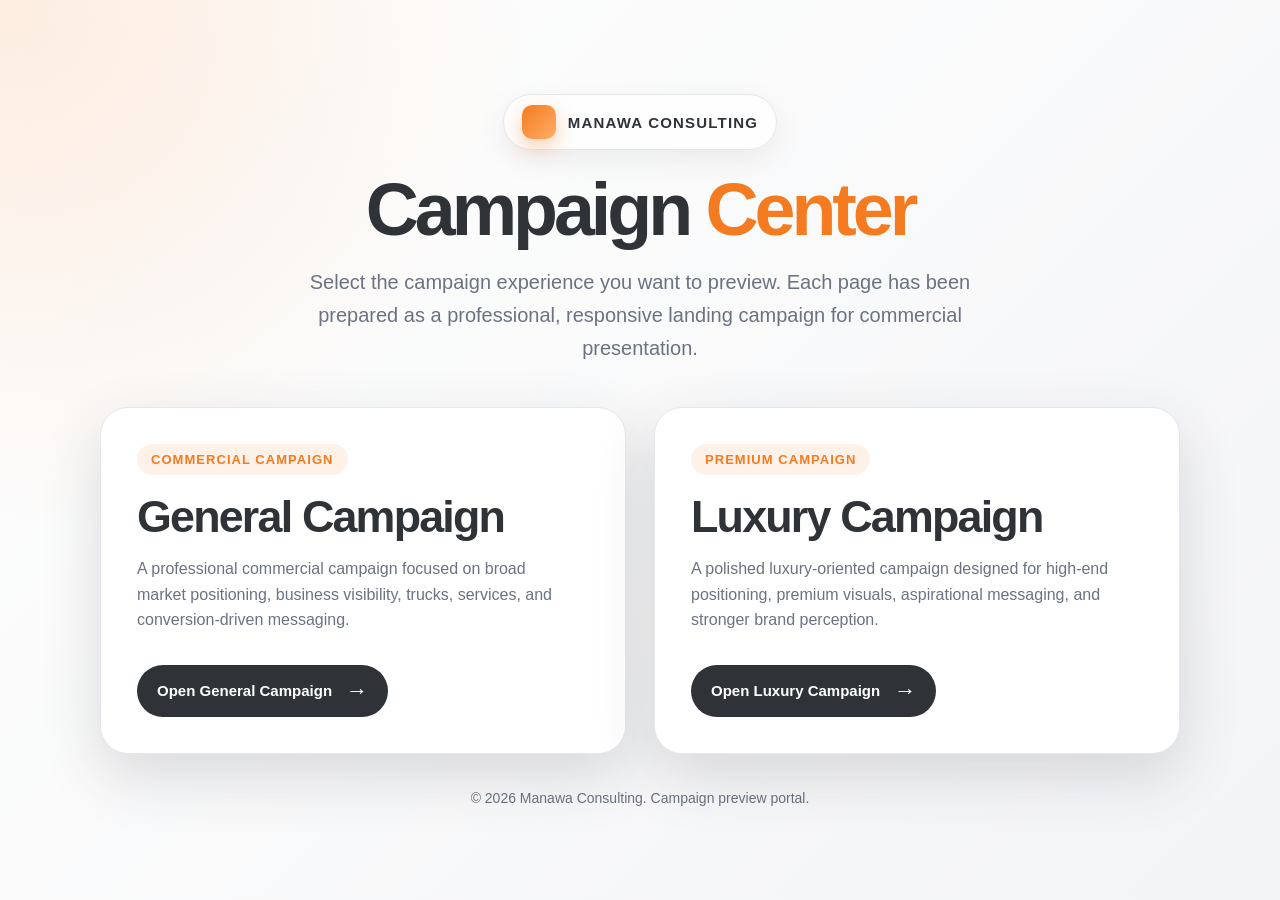
<file: index.html>
<!DOCTYPE html>
<html lang="en-US">
<head>
  <meta charset="UTF-8" />
  <meta name="viewport" content="width=device-width, initial-scale=1.0" />
  <title>Manawa Campaigns</title>

  <style>
    :root {
      --manawa-orange: #f47b20;
      --manawa-dark: #2f3337;
      --manawa-gray: #6b7280;
      --manawa-light: #f7f7f8;
      --white: #ffffff;
      --border: #e5e7eb;
      --shadow: 0 22px 60px rgba(47, 51, 55, 0.16);
    }

    * {
      box-sizing: border-box;
      margin: 0;
      padding: 0;
    }

    body {
      min-height: 100vh;
      font-family: Arial, Helvetica, sans-serif;
      background:
        radial-gradient(circle at top left, rgba(244, 123, 32, 0.14), transparent 34%),
        linear-gradient(135deg, #ffffff 0%, #f3f4f6 100%);
      color: var(--manawa-dark);
      display: flex;
      align-items: center;
      justify-content: center;
      padding: 32px 18px;
    }

    .page {
      width: 100%;
      max-width: 1080px;
    }

    .hero {
      text-align: center;
      margin-bottom: 42px;
    }

    .brand-mark {
      display: inline-flex;
      align-items: center;
      gap: 12px;
      margin-bottom: 22px;
      padding: 10px 18px;
      border: 1px solid var(--border);
      border-radius: 999px;
      background: rgba(255, 255, 255, 0.75);
      box-shadow: 0 10px 30px rgba(47, 51, 55, 0.08);
    }

    .brand-icon {
      width: 34px;
      height: 34px;
      border-radius: 10px;
      background: linear-gradient(135deg, var(--manawa-orange), #ffad66);
      box-shadow: 0 8px 20px rgba(244, 123, 32, 0.35);
    }

    .brand-name {
      font-size: 15px;
      font-weight: 700;
      letter-spacing: 0.08em;
      text-transform: uppercase;
      color: var(--manawa-dark);
    }

    h1 {
      font-size: clamp(2.2rem, 6vw, 4.6rem);
      line-height: 1.03;
      margin-bottom: 18px;
      letter-spacing: -0.055em;
    }

    h1 span {
      color: var(--manawa-orange);
    }

    .subtitle {
      max-width: 720px;
      margin: 0 auto;
      font-size: clamp(1rem, 2vw, 1.25rem);
      line-height: 1.65;
      color: var(--manawa-gray);
    }

    .campaign-grid {
      display: grid;
      grid-template-columns: repeat(2, minmax(0, 1fr));
      gap: 28px;
    }

    .campaign-card {
      position: relative;
      overflow: hidden;
      min-height: 280px;
      padding: 36px;
      border-radius: 28px;
      background: var(--white);
      border: 1px solid var(--border);
      box-shadow: var(--shadow);
      text-decoration: none;
      color: var(--manawa-dark);
      display: flex;
      flex-direction: column;
      justify-content: space-between;
      transition: transform 0.25s ease, box-shadow 0.25s ease, border-color 0.25s ease;
    }

    .campaign-card::before {
      content: "";
      position: absolute;
      inset: 0;
      background:
        radial-gradient(circle at top right, rgba(244, 123, 32, 0.22), transparent 36%),
        linear-gradient(145deg, rgba(244, 123, 32, 0.08), transparent 48%);
      opacity: 0;
      transition: opacity 0.25s ease;
    }

    .campaign-card:hover {
      transform: translateY(-8px);
      border-color: rgba(244, 123, 32, 0.45);
      box-shadow: 0 28px 70px rgba(47, 51, 55, 0.22);
    }

    .campaign-card:hover::before {
      opacity: 1;
    }

    .card-content {
      position: relative;
      z-index: 1;
    }

    .label {
      display: inline-block;
      margin-bottom: 18px;
      padding: 8px 14px;
      border-radius: 999px;
      background: rgba(244, 123, 32, 0.1);
      color: var(--manawa-orange);
      font-size: 13px;
      font-weight: 700;
      text-transform: uppercase;
      letter-spacing: 0.08em;
    }

    .campaign-title {
      font-size: clamp(1.8rem, 4vw, 2.8rem);
      line-height: 1.05;
      margin-bottom: 16px;
      letter-spacing: -0.04em;
    }

    .campaign-text {
      font-size: 1rem;
      line-height: 1.6;
      color: var(--manawa-gray);
      max-width: 430px;
    }

    .cta {
      position: relative;
      z-index: 1;
      margin-top: 32px;
      display: inline-flex;
      align-items: center;
      justify-content: space-between;
      gap: 14px;
      width: fit-content;
      padding: 15px 20px;
      border-radius: 999px;
      background: var(--manawa-dark);
      color: var(--white);
      font-size: 15px;
      font-weight: 700;
      transition: background 0.25s ease, transform 0.25s ease;
    }

    .campaign-card:hover .cta {
      background: var(--manawa-orange);
      transform: translateX(4px);
    }

    .arrow {
      font-size: 22px;
      line-height: 1;
    }

    .footer {
      margin-top: 36px;
      text-align: center;
      color: var(--manawa-gray);
      font-size: 14px;
    }

    @media (max-width: 820px) {
      .campaign-grid {
        grid-template-columns: 1fr;
      }

      .campaign-card {
        min-height: 240px;
        padding: 30px;
      }
    }

    @media (max-width: 480px) {
      body {
        padding: 24px 14px;
      }

      .hero {
        margin-bottom: 30px;
      }

      .brand-mark {
        gap: 10px;
        padding: 8px 14px;
      }

      .brand-icon {
        width: 28px;
        height: 28px;
      }

      .brand-name {
        font-size: 12px;
      }

      .campaign-card {
        border-radius: 22px;
        padding: 26px 22px;
      }

      .cta {
        width: 100%;
        justify-content: center;
      }
    }
  </style>
</head>

<body>
  <main class="page">
    <section class="hero">
      <div class="brand-mark">
        <div class="brand-icon"></div>
        <div class="brand-name">Manawa Consulting</div>
      </div>

      <h1>Campaign <span>Center</span></h1>

      <p class="subtitle">
        Select the campaign experience you want to preview. Each page has been prepared as a professional,
        responsive landing campaign for commercial presentation.
      </p>
    </section>

    <section class="campaign-grid" aria-label="Campaign navigation">
      <a class="campaign-card" href="GeneralCampaign.html">
        <div class="card-content">
          <span class="label">Commercial Campaign</span>
          <h2 class="campaign-title">General Campaign</h2>
          <p class="campaign-text">
            A professional commercial campaign focused on broad market positioning, business visibility,
            trucks, services, and conversion-driven messaging.
          </p>
        </div>

        <div class="cta">
          Open General Campaign
          <span class="arrow">→</span>
        </div>
      </a>

      <a class="campaign-card" href="LuxuryCampaign.html">
        <div class="card-content">
          <span class="label">Premium Campaign</span>
          <h2 class="campaign-title">Luxury Campaign</h2>
          <p class="campaign-text">
            A polished luxury-oriented campaign designed for high-end positioning, premium visuals,
            aspirational messaging, and stronger brand perception.
          </p>
        </div>

        <div class="cta">
          Open Luxury Campaign
          <span class="arrow">→</span>
        </div>
      </a>
    </section>

    <footer class="footer">
      © 2026 Manawa Consulting. Campaign preview portal.
    </footer>
  </main>
</body>
</html>
</file>
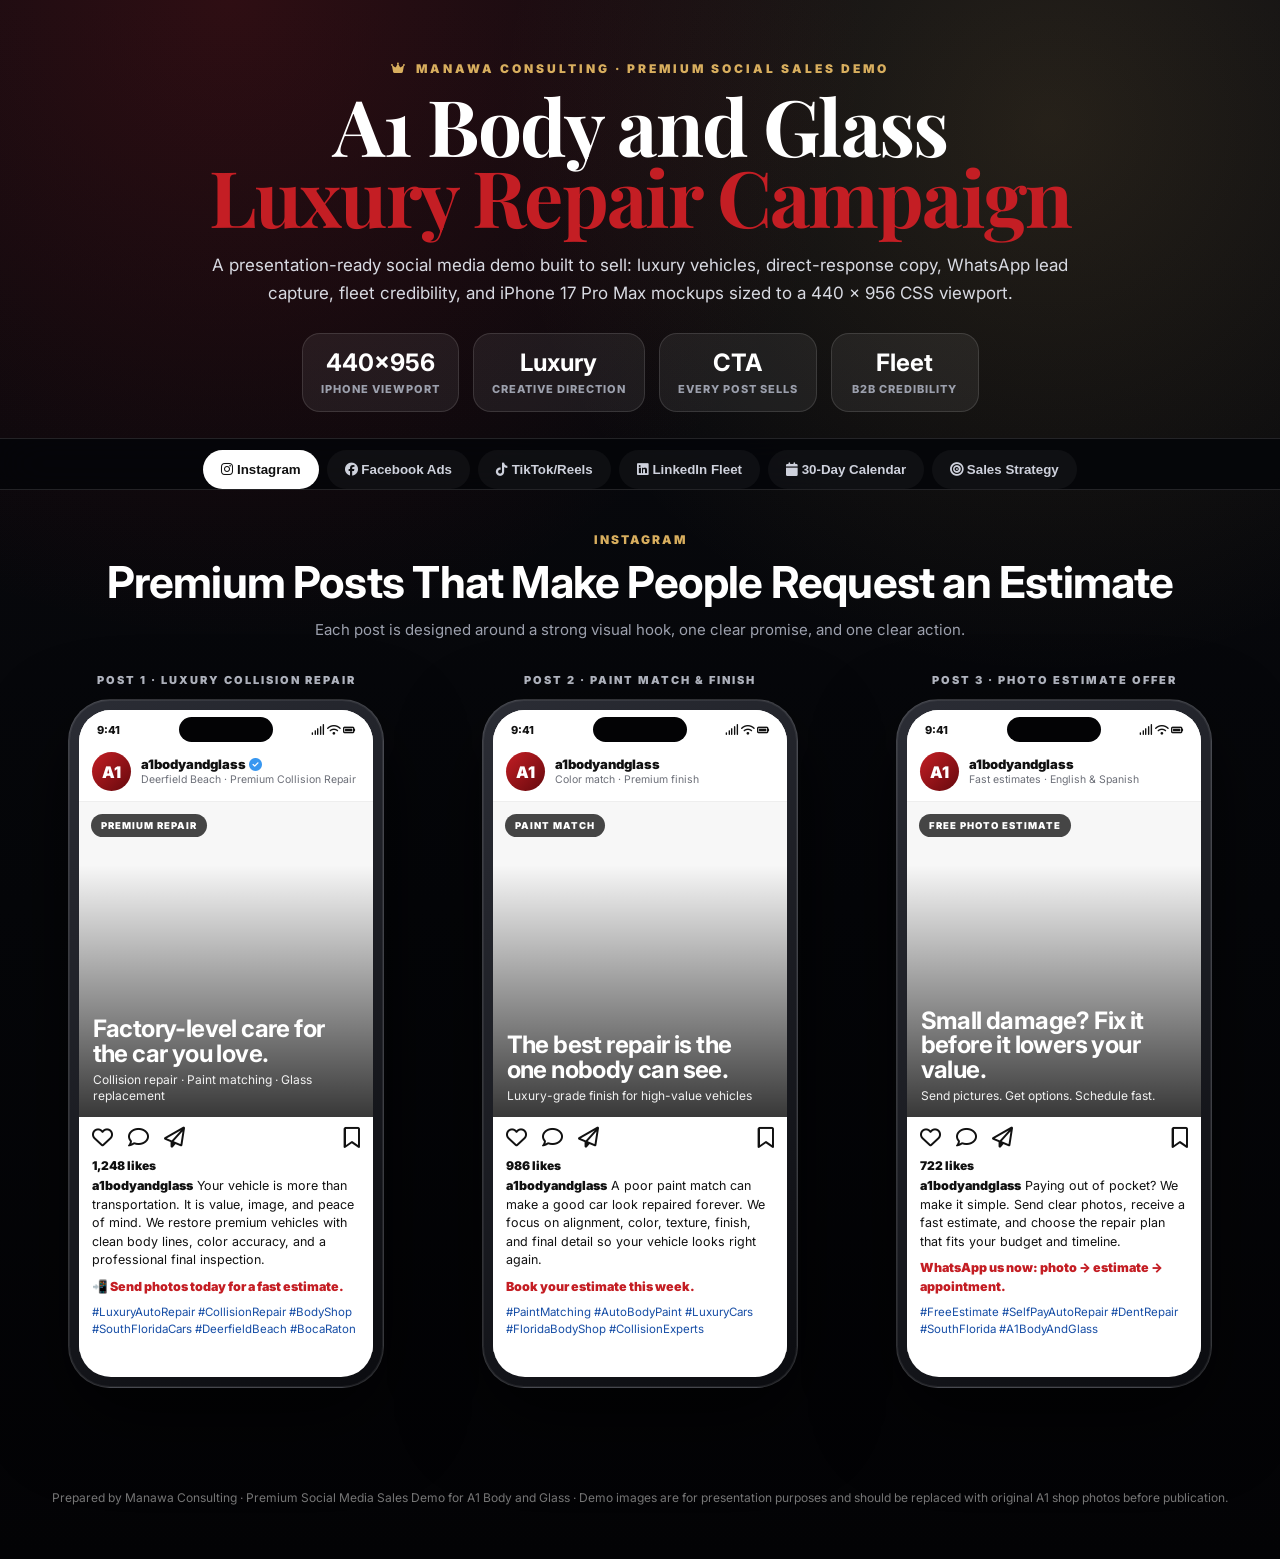
<file: LuxuryCampaign.html>
<!DOCTYPE html>
<html lang="en-US">
<head>
<meta charset="UTF-8" />
<meta name="viewport" content="width=device-width, initial-scale=1.0, viewport-fit=cover" />
<title>A1 Body and Glass — Premium Social Media Sales Presentation</title>
<link href="https://cdnjs.cloudflare.com/ajax/libs/font-awesome/6.5.1/css/all.min.css" rel="stylesheet">
<style>
@import url('https://fonts.googleapis.com/css2?family=Inter:wght@400;500;600;700;800;900&family=Playfair+Display:wght@700;800&display=swap');
:root{--red:#C41E24;--black:#050609;--ink:#101116;--card:#14161d;--muted:#9ca0ad;--line:rgba(255,255,255,.12);--gold:#d8ae5e;--blue:#1877F2;--green:#25D366;--li:#0A66C2;--tt:#FE2C55;--ig:#E1306C;--viewport-w:440px;--viewport-h:956px;--scale:.72;}
*{box-sizing:border-box;margin:0;padding:0}html{scroll-behavior:smooth}body{font-family:Inter,system-ui,-apple-system,BlinkMacSystemFont,"Segoe UI",sans-serif;background:radial-gradient(circle at 18% 0%,rgba(196,30,36,.20),transparent 34%),radial-gradient(circle at 82% 8%,rgba(216,174,94,.14),transparent 31%),linear-gradient(180deg,#090a0f,#050609 58%,#030305);color:white;min-height:100vh}.wrap{max-width:1260px;margin:auto;padding-inline:24px}.hero{padding:56px 0 26px;text-align:center}.eyebrow{display:inline-flex;gap:8px;align-items:center;color:var(--gold);font-size:12px;font-weight:900;letter-spacing:3px;text-transform:uppercase;margin-bottom:14px}.hero h1{font-family:'Playfair Display',serif;font-size:clamp(38px,6.5vw,78px);line-height:.92;letter-spacing:-1.8px;margin-bottom:18px}.hero h1 span{color:var(--red)}.hero p{max-width:890px;margin:auto;color:#d8dae2;line-height:1.65;font-size:17px}.proof{display:flex;justify-content:center;gap:14px;flex-wrap:wrap;margin-top:26px}.proof div{background:rgba(255,255,255,.065);border:1px solid var(--line);border-radius:18px;padding:14px 18px;min-width:148px}.proof strong{display:block;font-size:24px}.proof small{color:var(--muted);text-transform:uppercase;letter-spacing:1px;font-size:11px;font-weight:800}.tabs{position:sticky;top:0;z-index:99;background:rgba(5,6,9,.92);backdrop-filter:blur(20px);border-block:1px solid var(--line);padding:11px 16px;display:flex;justify-content:center;gap:8px;overflow:auto}.tab{border:1px solid transparent;background:rgba(255,255,255,.04);color:#ced1dc;border-radius:999px;padding:11px 17px;font-weight:900;cursor:pointer;white-space:nowrap;transition:.2s}.tab.active,.tab:hover{background:white;color:#111}.section{display:none;padding:42px 0 72px}.section.active{display:block;animation:fade .25s ease}@keyframes fade{from{opacity:.3;transform:translateY(8px)}to{opacity:1;transform:translateY(0)}}.section-head{text-align:center;margin-bottom:32px}.section-head .kicker{color:var(--gold);font-weight:900;text-transform:uppercase;letter-spacing:2px;font-size:12px;margin-bottom:8px}.section-head h2{font-size:clamp(28px,4vw,44px);letter-spacing:-.8px;margin-bottom:9px}.section-head p{color:var(--muted);font-size:15px;max-width:760px;margin:auto;line-height:1.55}.grid{display:grid;grid-template-columns:repeat(auto-fit,minmax(340px,1fr));gap:30px;align-items:start}.mock-label{text-align:center;color:#b9bdc8;font-size:11px;font-weight:900;letter-spacing:2px;text-transform:uppercase;margin-bottom:12px}.iphone{width:calc(var(--viewport-w) * var(--scale));height:calc(var(--viewport-h) * var(--scale));margin:auto;background:linear-gradient(145deg,#2b2d35,#0b0c10);border:1px solid rgba(255,255,255,.14);border-radius:42px;padding:10px;box-shadow:0 30px 80px rgba(0,0,0,.62),inset 0 0 0 1px rgba(255,255,255,.07);position:relative}.island{position:absolute;top:17px;left:50%;transform:translateX(-50%);width:94px;height:25px;background:#030305;border-radius:999px;z-index:5;box-shadow:0 0 0 1px rgba(255,255,255,.08)}.screen{width:100%;height:100%;overflow:hidden;border-radius:32px;background:#fff;color:#111;position:relative}.status{height:32px;background:#fff;color:#111;font-size:11px;font-weight:800;display:flex;align-items:center;justify-content:space-between;padding:8px 18px 0}.post-header{display:flex;gap:10px;align-items:center;padding:10px 13px;border-bottom:1px solid #eee;background:white}.avatar{width:39px;height:39px;border-radius:50%;background:linear-gradient(135deg,var(--red),#65090d);color:#fff;display:grid;place-items:center;font-weight:1000}.name{font-size:13px;font-weight:900;line-height:1.1}.meta{font-size:10.5px;color:#6c6f78;margin-top:2px}.img{background-size:cover;background-position:center;position:relative}.ig-img{height:315px}.fb-img{height:235px}.li-img{height:205px}.img:after,.video:after{content:"";position:absolute;inset:0;background:linear-gradient(180deg,rgba(0,0,0,.03) 20%,rgba(0,0,0,.78) 100%)}.badge{position:absolute;top:12px;left:12px;z-index:2;background:rgba(0,0,0,.72);color:#fff;border-radius:999px;padding:6px 10px;font-size:9.5px;font-weight:1000;letter-spacing:1px;text-transform:uppercase}.headline{position:absolute;left:14px;right:14px;bottom:13px;z-index:2;color:#fff}.headline h3{font-size:24px;line-height:1.02;letter-spacing:-.6px;margin-bottom:6px}.headline p{font-size:12px;line-height:1.35;opacity:.92}.actions{display:flex;gap:15px;padding:10px 13px;font-size:21px;background:white}.actions i:last-child{margin-left:auto}.likes{font-size:12px;font-weight:900;padding:0 13px 4px}.caption{padding:0 13px 14px;font-size:12.5px;line-height:1.48;background:white}.caption b{font-weight:1000}.cta{display:block;margin-top:8px;color:var(--red);font-weight:1000}.hashtags{color:#174ea6;font-size:11.5px;margin-top:8px}.fb-card{height:100%;background:#f0f2f5}.fb-post{background:#fff;border-bottom:1px solid #ddd}.fb-text{font-size:12.5px;line-height:1.48;padding:0 13px 12px}.fb-button{margin:10px 13px 13px;border:0;border-radius:10px;background:var(--green);color:white;width:calc(100% - 26px);padding:11px;font-size:13px;font-weight:1000}.lead-form{margin:0 13px 13px;padding:13px;background:#f7f8fa;border-top:4px solid var(--red);border-radius:14px}.lead-form h4{font-size:14px;margin-bottom:4px}.lead-form p{font-size:10.5px;color:#676a73;line-height:1.35}.field{width:100%;border:1px solid #d9dce2;border-radius:9px;background:white;color:#777;padding:9px;margin-top:8px;font-size:11px}.submit{width:100%;border:0;border-radius:9px;background:#111;color:white;padding:10px;margin-top:8px;font-weight:1000}.video{height:100%;background-size:cover;background-position:center;position:relative}.tiktok-ui{background:#000;color:white}.play{position:absolute;top:44%;left:50%;transform:translate(-50%,-50%);z-index:2;width:66px;height:66px;border-radius:50%;display:grid;place-items:center;background:rgba(255,255,255,.18);backdrop-filter:blur(7px);font-size:25px}.tt-copy{position:absolute;left:14px;right:70px;bottom:28px;z-index:2}.tt-copy h3{font-size:18px;line-height:1.1;margin-bottom:7px}.tt-copy p{font-size:12px;line-height:1.42}.side{position:absolute;right:12px;bottom:115px;z-index:2;text-align:center;display:grid;gap:18px}.side i{font-size:25px}.side small{display:block;font-size:10px}.li-card{height:100%;background:#fff;color:#111}.li-body{padding:0 14px 12px;font-size:12.5px;line-height:1.55}.li-body h3{font-size:18px;line-height:1.14;margin-bottom:7px}.li-cta{margin:7px 14px 14px;border:1px solid var(--li);color:var(--li);border-radius:999px;text-align:center;padding:9px;font-weight:1000;font-size:12px}.calendar{background:rgba(255,255,255,.055);border:1px solid var(--line);border-radius:24px;overflow:hidden;box-shadow:0 20px 60px rgba(0,0,0,.35)}.row{display:grid;grid-template-columns:120px 1fr 120px;gap:16px;align-items:center;padding:17px 20px;border-bottom:1px solid var(--line)}.row:last-child{border-bottom:0}.day{font-weight:1000;color:var(--gold);text-transform:uppercase;font-size:12px;letter-spacing:1px}.content strong{display:block;font-size:15px}.content small{display:block;color:#aeb1bc;margin-top:4px;line-height:1.4}.pill{text-align:center;border-radius:999px;padding:8px 10px;font-size:11px;font-weight:1000}.ig{background:rgba(225,48,108,.16);color:#ff6a9b}.fb{background:rgba(24,119,242,.16);color:#72adff}.li{background:rgba(10,102,194,.16);color:#74b8ff}.tk{background:rgba(254,44,85,.16);color:#ff7995}.gb{background:rgba(216,174,94,.16);color:#e8c679}.strategy{display:grid;grid-template-columns:repeat(auto-fit,minmax(260px,1fr));gap:20px}.strategy-card{background:rgba(255,255,255,.06);border:1px solid var(--line);border-radius:22px;padding:22px}.strategy-card h3{font-size:21px;margin-bottom:10px}.strategy-card p,.strategy-card li{color:#d3d5dc;font-size:14px;line-height:1.55}.strategy-card ul{list-style:none;display:grid;gap:9px;margin-top:12px}.strategy-card li:before{content:"✓";color:var(--gold);font-weight:1000;margin-right:8px}.footer{text-align:center;color:#777;font-size:12px;padding:30px 20px 54px}.note{margin-top:18px;color:#8f93a1;font-size:12px;text-align:center}.safe{padding-bottom:env(safe-area-inset-bottom)}@media(max-width:760px){:root{--scale:.86}.wrap{padding-inline:16px}.grid{grid-template-columns:1fr}.row{grid-template-columns:1fr;gap:8px}.hero{padding-top:36px}.tabs{justify-content:flex-start}.iphone{max-width:100%}}@media(min-width:1500px){:root{--scale:.78}}
</style>
</head>
<body>
<header class="hero wrap">
  <div class="eyebrow"><i class="fa-solid fa-crown"></i> Manawa Consulting · Premium Social Sales Demo</div>
  <h1>A1 Body and Glass<br><span>Luxury Repair Campaign</span></h1>
  <p>A presentation-ready social media demo built to sell: luxury vehicles, direct-response copy, WhatsApp lead capture, fleet credibility, and iPhone 17 Pro Max mockups sized to a 440 × 956 CSS viewport.</p>
  <div class="proof"><div><strong>440×956</strong><small>iPhone viewport</small></div><div><strong>Luxury</strong><small>Creative direction</small></div><div><strong>CTA</strong><small>Every post sells</small></div><div><strong>Fleet</strong><small>B2B credibility</small></div></div>
</header>
<nav class="tabs safe">
  <button class="tab active" onclick="showTab('instagram',this)"><i class="fab fa-instagram"></i> Instagram</button>
  <button class="tab" onclick="showTab('facebook',this)"><i class="fab fa-facebook"></i> Facebook Ads</button>
  <button class="tab" onclick="showTab('tiktok',this)"><i class="fab fa-tiktok"></i> TikTok/Reels</button>
  <button class="tab" onclick="showTab('linkedin',this)"><i class="fab fa-linkedin"></i> LinkedIn Fleet</button>
  <button class="tab" onclick="showTab('calendar',this)"><i class="fas fa-calendar"></i> 30-Day Calendar</button>
  <button class="tab" onclick="showTab('strategy',this)"><i class="fas fa-bullseye"></i> Sales Strategy</button>
</nav>

<main class="wrap">
<section class="section active" id="instagram">
  <div class="section-head"><div class="kicker">Instagram</div><h2>Premium Posts That Make People Request an Estimate</h2><p>Each post is designed around a strong visual hook, one clear promise, and one clear action.</p></div>
  <div class="grid">
    <div><div class="mock-label">Post 1 · Luxury Collision Repair</div><article class="iphone"><div class="island"></div><div class="screen"><div class="status"><span>9:41</span><span><i class="fa-solid fa-signal"></i> <i class="fa-solid fa-wifi"></i> <i class="fa-solid fa-battery-full"></i></span></div><div class="post-header"><div class="avatar">A1</div><div><div class="name">a1bodyandglass <i class="fas fa-check-circle" style="color:#3897f0"></i></div><div class="meta">Deerfield Beach · Premium Collision Repair</div></div></div><div class="img ig-img" style="background-image:url('https://images.unsplash.com/photo-1503376780353-7e6692767b70?auto=format&fit=crop&w=1200&q=90')"><span class="badge">Premium Repair</span><div class="headline"><h3>Factory-level care for the car you love.</h3><p>Collision repair · Paint matching · Glass replacement</p></div></div><div class="actions"><i class="far fa-heart"></i><i class="far fa-comment"></i><i class="far fa-paper-plane"></i><i class="far fa-bookmark"></i></div><div class="likes">1,248 likes</div><div class="caption"><b>a1bodyandglass</b> Your vehicle is more than transportation. It is value, image, and peace of mind. We restore premium vehicles with clean body lines, color accuracy, and a professional final inspection.<span class="cta">📲 Send photos today for a fast estimate.</span><div class="hashtags">#LuxuryAutoRepair #CollisionRepair #BodyShop #SouthFloridaCars #DeerfieldBeach #BocaRaton</div></div></div></article></div>
    <div><div class="mock-label">Post 2 · Paint Match & Finish</div><article class="iphone"><div class="island"></div><div class="screen"><div class="status"><span>9:41</span><span><i class="fa-solid fa-signal"></i> <i class="fa-solid fa-wifi"></i> <i class="fa-solid fa-battery-full"></i></span></div><div class="post-header"><div class="avatar">A1</div><div><div class="name">a1bodyandglass</div><div class="meta">Color match · Premium finish</div></div></div><div class="img ig-img" style="background-image:url('https://images.unsplash.com/photo-1511919884226-fd3cad34687c?auto=format&fit=crop&w=1200&q=90')"><span class="badge">Paint Match</span><div class="headline"><h3>The best repair is the one nobody can see.</h3><p>Luxury-grade finish for high-value vehicles</p></div></div><div class="actions"><i class="far fa-heart"></i><i class="far fa-comment"></i><i class="far fa-paper-plane"></i><i class="far fa-bookmark"></i></div><div class="likes">986 likes</div><div class="caption"><b>a1bodyandglass</b> A poor paint match can make a good car look repaired forever. We focus on alignment, color, texture, finish, and final detail so your vehicle looks right again.<span class="cta">Book your estimate this week.</span><div class="hashtags">#PaintMatching #AutoBodyPaint #LuxuryCars #FloridaBodyShop #CollisionExperts</div></div></div></article></div>
    <div><div class="mock-label">Post 3 · Photo Estimate Offer</div><article class="iphone"><div class="island"></div><div class="screen"><div class="status"><span>9:41</span><span><i class="fa-solid fa-signal"></i> <i class="fa-solid fa-wifi"></i> <i class="fa-solid fa-battery-full"></i></span></div><div class="post-header"><div class="avatar">A1</div><div><div class="name">a1bodyandglass</div><div class="meta">Fast estimates · English & Spanish</div></div></div><div class="img ig-img" style="background-image:url('https://images.unsplash.com/photo-1542362567-b07e54358753?auto=format&fit=crop&w=1200&q=90')"><span class="badge">Free Photo Estimate</span><div class="headline"><h3>Small damage? Fix it before it lowers your value.</h3><p>Send pictures. Get options. Schedule fast.</p></div></div><div class="actions"><i class="far fa-heart"></i><i class="far fa-comment"></i><i class="far fa-paper-plane"></i><i class="far fa-bookmark"></i></div><div class="likes">722 likes</div><div class="caption"><b>a1bodyandglass</b> Paying out of pocket? We make it simple. Send clear photos, receive a fast estimate, and choose the repair plan that fits your budget and timeline.<span class="cta">WhatsApp us now: photo → estimate → appointment.</span><div class="hashtags">#FreeEstimate #SelfPayAutoRepair #DentRepair #SouthFlorida #A1BodyAndGlass</div></div></div></article></div>
  </div>
</section>

<section class="section" id="facebook">
  <div class="section-head"><div class="kicker">Facebook + Meta Ads</div><h2>Direct-Response Ads for Local Leads</h2><p>Built for people who need a fast repair estimate and want confidence before they visit the shop.</p></div>
  <div class="grid">
    <div><div class="mock-label">Ad 1 · WhatsApp Estimate</div><article class="iphone"><div class="island"></div><div class="screen fb-card"><div class="status"><span>9:41</span><span><i class="fa-solid fa-signal"></i> <i class="fa-solid fa-wifi"></i> <i class="fa-solid fa-battery-full"></i></span></div><div class="fb-post"><div class="post-header"><div class="avatar">A1</div><div><div class="name">A1 Body and Glass</div><div class="meta">Sponsored · Broward & Palm Beach</div></div></div><div class="fb-text">🚘 Got a dent, scratch, cracked glass, or collision damage?<br><br><b>Send photos on WhatsApp and get a fast repair estimate.</b><br><br>Premium repairs · 5 locations · English & Spanish.</div><div class="img fb-img" style="background-image:url('https://images.unsplash.com/photo-1503736334956-4c8f8e92946d?auto=format&fit=crop&w=1200&q=90')"><span class="badge">Fast Estimate</span><div class="headline"><h3>Restore your car without the stress.</h3><p>Photo estimate available today</p></div></div><button class="fb-button"><i class="fab fa-whatsapp"></i> Send Photos on WhatsApp</button></div></div></article></div>
    <div><div class="mock-label">Ad 2 · High-Value Vehicle</div><article class="iphone"><div class="island"></div><div class="screen fb-card"><div class="status"><span>9:41</span><span><i class="fa-solid fa-signal"></i> <i class="fa-solid fa-wifi"></i> <i class="fa-solid fa-battery-full"></i></span></div><div class="fb-post"><div class="post-header"><div class="avatar">A1</div><div><div class="name">A1 Body and Glass</div><div class="meta">Sponsored · Premium Auto Body</div></div></div><div class="fb-text">Your luxury vehicle should not leave the shop looking “almost right.”<br><br>Choose a body shop that understands paint, fit, finish, and value protection.</div><div class="img fb-img" style="background-image:url('https://images.unsplash.com/photo-1494905998402-395d579af36f?auto=format&fit=crop&w=1200&q=90')"><span class="badge">Luxury Standard</span><div class="headline"><h3>Precision repair for premium vehicles.</h3><p>Schedule your inspection now</p></div></div><button class="fb-button" style="background:var(--red)">Book Repair Estimate</button></div></div></article></div>
    <div><div class="mock-label">Ad 3 · Fleet Lead Form</div><article class="iphone"><div class="island"></div><div class="screen fb-card"><div class="status"><span>9:41</span><span><i class="fa-solid fa-signal"></i> <i class="fa-solid fa-wifi"></i> <i class="fa-solid fa-battery-full"></i></span></div><div class="fb-post"><div class="post-header"><div class="avatar">A1</div><div><div class="name">A1 Commercial Division</div><div class="meta">Sponsored · Fleet managers</div></div></div><div class="fb-text">🚚 Fleet managers: reduce vehicle downtime with a local collision repair partner across Broward and Palm Beach.</div><div class="img fb-img" style="background-image:url('https://images.unsplash.com/photo-1601584115197-04ecc0da31d7?auto=format&fit=crop&w=1200&q=90')"><span class="badge">Fleet Repair</span><div class="headline"><h3>Keep your fleet on the road.</h3><p>Priority scheduling · Commercial repair support</p></div></div><div class="lead-form"><h4>Request Fleet Repair Quote</h4><p>For companies with cars, vans, trucks, and service vehicles.</p><input class="field" value="Company name" readonly><input class="field" value="Fleet size" readonly><input class="field" value="Contact email" readonly><button class="submit">Request Commercial Quote</button></div></div></div></article></div>
  </div>
</section>

<section class="section" id="tiktok">
  <div class="section-head"><div class="kicker">TikTok + Reels</div><h2>Short Videos With a Sales Hook</h2><p>Designed for quick attention, emotional contrast, and conversion into estimate requests.</p></div>
  <div class="grid">
    <div><div class="mock-label">Video 1 · Before/After Hook</div><article class="iphone"><div class="island"></div><div class="screen tiktok-ui"><div class="video" style="background-image:url('https://images.unsplash.com/photo-1544829099-b9a0c07fad1a?auto=format&fit=crop&w=1200&q=90')"><span class="badge">Before / After</span><div class="play"><i class="fa-solid fa-play"></i></div><div class="side"><div><i class="fa-solid fa-heart" style="color:var(--tt)"></i><small>18.2K</small></div><div><i class="fa-solid fa-comment"></i><small>421</small></div><div><i class="fa-solid fa-share"></i><small>1,108</small></div></div><div class="tt-copy"><h3>“They thought it would never look the same.”</h3><p>Watch this premium repair transformation. Send photos for your estimate today. #LuxuryRepair #BodyShop</p></div></div></div></article></div>
    <div><div class="mock-label">Video 2 · Paint Booth Process</div><article class="iphone"><div class="island"></div><div class="screen tiktok-ui"><div class="video" style="background-image:url('https://images.unsplash.com/photo-1619767886558-efdc259cde1a?auto=format&fit=crop&w=1200&q=90')"><span class="badge">Paint Process</span><div class="play"><i class="fa-solid fa-play"></i></div><div class="side"><div><i class="fa-solid fa-heart"></i><small>9,744</small></div><div><i class="fa-solid fa-comment"></i><small>188</small></div><div><i class="fa-solid fa-share"></i><small>603</small></div></div><div class="tt-copy"><h3>Color match is not luck. It is process.</h3><p>Prep, paint, finish, inspection. Premium vehicles need premium standards.</p></div></div></div></article></div>
    <div><div class="mock-label">Video 3 · Fleet Behind the Scenes</div><article class="iphone"><div class="island"></div><div class="screen tiktok-ui"><div class="video" style="background-image:url('https://images.unsplash.com/photo-1558618666-fcd25c85cd64?auto=format&fit=crop&w=1200&q=90')"><span class="badge">Commercial Division</span><div class="play"><i class="fa-solid fa-play"></i></div><div class="side"><div><i class="fa-solid fa-heart"></i><small>6,509</small></div><div><i class="fa-solid fa-comment"></i><small>94</small></div><div><i class="fa-solid fa-share"></i><small>388</small></div></div><div class="tt-copy"><h3>Fleet damage costs money every day.</h3><p>See how A1 helps businesses get vehicles repaired and back in service.</p></div></div></div></article></div>
  </div>
</section>

<section class="section" id="linkedin">
  <div class="section-head"><div class="kicker">LinkedIn</div><h2>Fleet Credibility for Corporate Decision-Makers</h2><p>Professional content that supports sales outreach to fleet managers, operations directors, procurement teams, dealerships, and local organizations.</p></div>
  <div class="grid">
    <div><div class="mock-label">LinkedIn Post 1 · Fleet Capability</div><article class="iphone"><div class="island"></div><div class="screen li-card"><div class="status"><span>9:41</span><span><i class="fa-solid fa-signal"></i> <i class="fa-solid fa-wifi"></i> <i class="fa-solid fa-battery-full"></i></span></div><div class="post-header"><div class="avatar">A1</div><div><div class="name">A1 Body and Glass</div><div class="meta">Commercial Collision Repair · South Florida</div></div></div><div class="img li-img" style="background-image:url('https://images.unsplash.com/photo-1563720223185-11003d516935?auto=format&fit=crop&w=1200&q=90')"><span class="badge">Commercial Division</span><div class="headline"><h3>Fleet repair built for uptime.</h3></div></div><div class="li-body"><h3>Fleet managers need more than a body shop.</h3><p>They need priority scheduling, reliable communication, consistent repair standards, and a partner that understands downtime. A1 Commercial Division supports companies across Broward and Palm Beach with collision repair, paint, and glass services.</p></div><div class="li-cta">Request Fleet Capability Sheet</div></div></article></div>
    <div><div class="mock-label">LinkedIn Post 2 · Dealership Partners</div><article class="iphone"><div class="island"></div><div class="screen li-card"><div class="status"><span>9:41</span><span><i class="fa-solid fa-signal"></i> <i class="fa-solid fa-wifi"></i> <i class="fa-solid fa-battery-full"></i></span></div><div class="post-header"><div class="avatar">A1</div><div><div class="name">A1 Body and Glass</div><div class="meta">Collision Repair · Dealer Support</div></div></div><div class="img li-img" style="background-image:url('https://images.unsplash.com/photo-1562141961-b5d583c84f91?auto=format&fit=crop&w=1200&q=90')"><span class="badge">Dealer Support</span><div class="headline"><h3>Premium repair standards protect customer trust.</h3></div></div><div class="li-body"><h3>Dealerships need repair partners that protect reputation.</h3><p>When a customer expects a vehicle to look original again, quality matters. A1 supports premium repair expectations through body work, paint quality, and a professional customer handoff.</p></div><div class="li-cta">Schedule Partner Conversation</div></div></article></div>
    <div><div class="mock-label">LinkedIn Post 3 · Business CTA</div><article class="iphone"><div class="island"></div><div class="screen li-card"><div class="status"><span>9:41</span><span><i class="fa-solid fa-signal"></i> <i class="fa-solid fa-wifi"></i> <i class="fa-solid fa-battery-full"></i></span></div><div class="post-header"><div class="avatar">A1</div><div><div class="name">A1 Commercial Division</div><div class="meta">Fleet Repair · Local Business Support</div></div></div><div class="img li-img" style="background-image:url('https://images.unsplash.com/photo-1570125909232-eb263c188f7e?auto=format&fit=crop&w=1200&q=90')"><span class="badge">Business Vehicles</span><div class="headline"><h3>Every vehicle off the road is lost productivity.</h3></div></div><div class="li-body"><h3>Commercial repair should be measured by uptime.</h3><p>For service companies, delivery teams, rental fleets, and corporate vehicles, repair speed and communication directly affect operations. A1 helps businesses plan repairs with less friction.</p></div><div class="li-cta">Request Commercial Estimate</div></div></article></div>
  </div>
</section>

<section class="section" id="calendar">
  <div class="section-head"><div class="kicker">Publishing Plan</div><h2>30-Day Sales Content Calendar</h2><p>Balanced campaign: luxury consumer leads, local trust, and commercial fleet credibility.</p></div>
  <div class="calendar">
    <div class="row"><div class="day">Week 1</div><div class="content"><strong>Luxury Repair Awareness</strong><small>Instagram carousel, Facebook WhatsApp ad, Google Business photo update, TikTok transformation hook.</small></div><div class="pill ig">Instagram</div></div>
    <div class="row"><div class="day">Week 1</div><div class="content"><strong>Self-Pay Estimate Campaign</strong><small>“Send photos for a fast estimate” creative with WhatsApp CTA and retargeting audience setup.</small></div><div class="pill fb">Facebook</div></div>
    <div class="row"><div class="day">Week 2</div><div class="content"><strong>Paint Match & Premium Finish</strong><small>Show high-value cars, color match messaging, quality inspection, and appointment CTA.</small></div><div class="pill tk">Reels</div></div>
    <div class="row"><div class="day">Week 2</div><div class="content"><strong>Fleet Manager Credibility Post</strong><small>Commercial Division post for LinkedIn and outreach support to operations/procurement contacts.</small></div><div class="pill li">LinkedIn</div></div>
    <div class="row"><div class="day">Week 3</div><div class="content"><strong>Reviews + Trust Campaign</strong><small>Repurpose customer trust, shop photos, team credentials, and location-based calls to action.</small></div><div class="pill gb">Google Biz</div></div>
    <div class="row"><div class="day">Week 4</div><div class="content"><strong>Commercial Lead Push</strong><small>Fleet lead form, dealership partner post, and retargeting ad for website/social visitors.</small></div><div class="pill li">LinkedIn</div></div>
  </div>
</section>

<section class="section" id="strategy">
  <div class="section-head"><div class="kicker">Sales Strategy</div><h2>Presentation-Ready Improvements Included</h2><p>The demoremoves the price discussion from the presentation flow and focuses on sales impact, visual quality, and lead generation.</p></div>
  <div class="strategy">
    <div class="strategy-card"><h3>Luxury Visual Direction</h3><p>The campaign uses premium cars and high-value repair positioning to make A1 look more credible, aspirational, and worth contacting.</p><ul><li>Luxury vehicle imagery</li><li>Premium repair language</li><li>Value protection messaging</li></ul></div>
    <div class="strategy-card"><h3>Every Post Has a CTA</h3><p>Each publication tells the customer exactly what to do next: send photos, request an estimate, book an inspection, or request a fleet quote.</p><ul><li>WhatsApp lead capture</li><li>Self-pay estimate flow</li><li>Commercial lead forms</li></ul></div>
    <div class="strategy-card"><h3>iPhone 17 Pro Max Fit</h3><p>The mockups are designed around a 440 × 956 CSS viewport, matching the iPhone 17 Pro Max logical viewport used for responsive web presentation.</p><ul><li>Correct vertical ratio</li><li>Safe visual spacing</li><li>Professional phone frame</li></ul></div>
    <div class="strategy-card"><h3>Pricing Removed</h3><p>The presentation is now focused on value, strategy, and creative quality. Pricing can be discussed separately after the client sees the campaign potential.</p><ul><li>Cleaner sales flow</li><li>Less price resistance</li><li>More executive-ready</li></ul></div>
  </div>
</section>
</main>
<footer class="footer">Prepared by Manawa Consulting · Premium Social Media Sales Demo for A1 Body and Glass · Demo images are for presentation purposes and should be replaced with original A1 shop photos before publication.</footer>
<script>
function showTab(id,btn){document.querySelectorAll('.section').forEach(s=>s.classList.remove('active'));document.getElementById(id).classList.add('active');document.querySelectorAll('.tab').forEach(t=>t.classList.remove('active'));btn.classList.add('active');window.scrollTo({top:0,behavior:'smooth'});} 
</script>
</body>
</html>
</file>
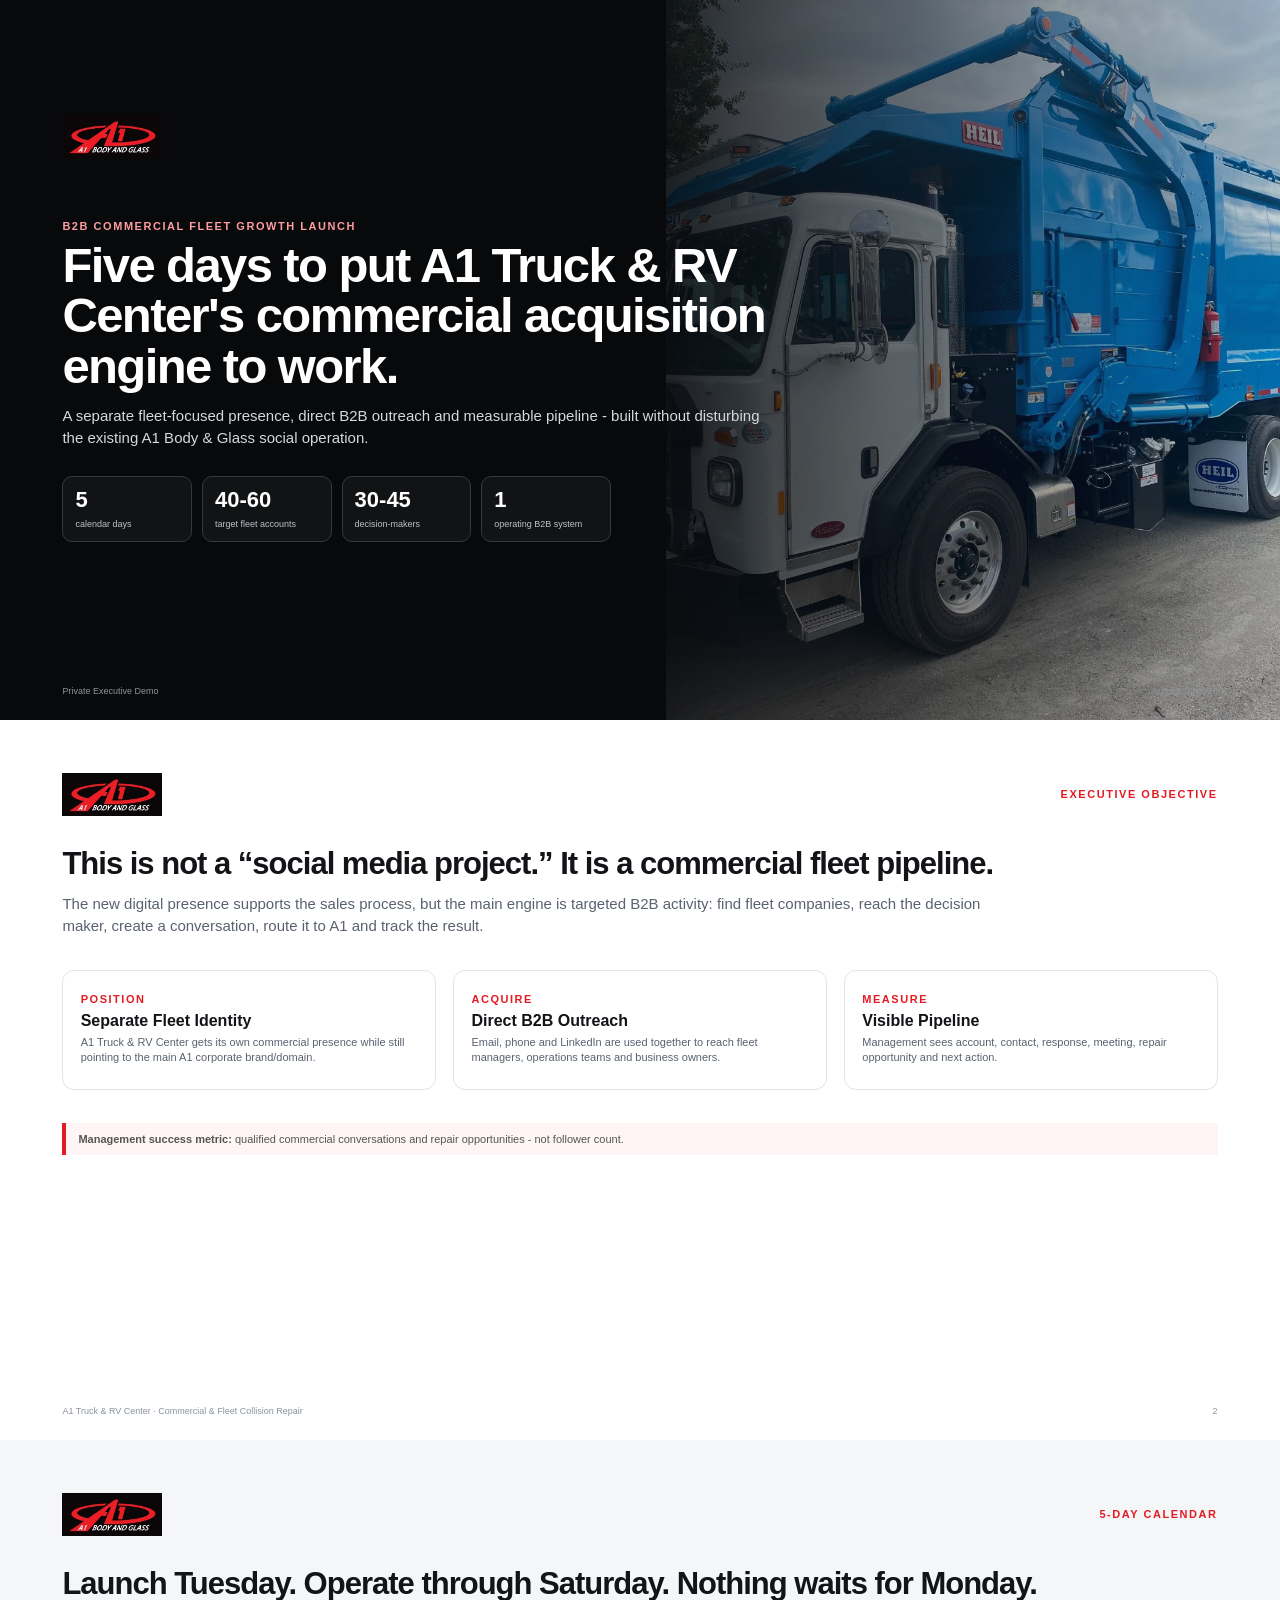
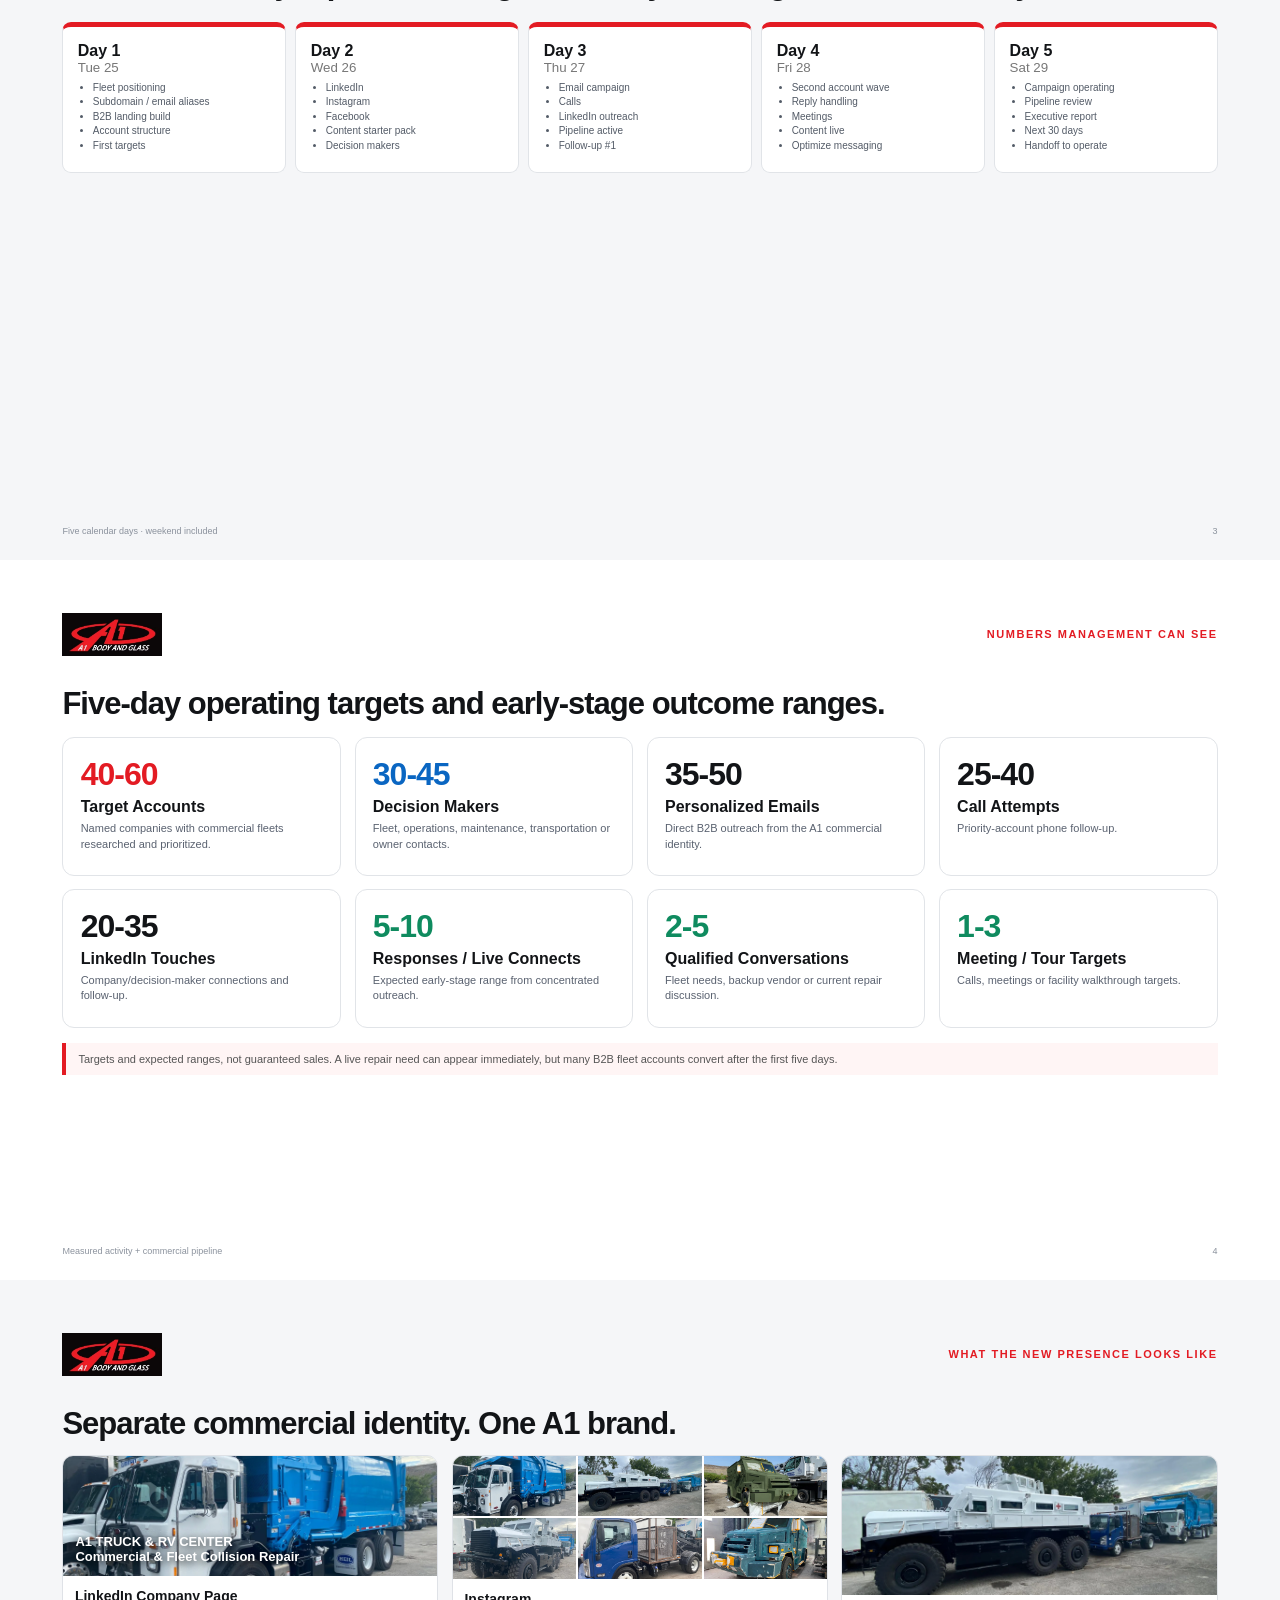
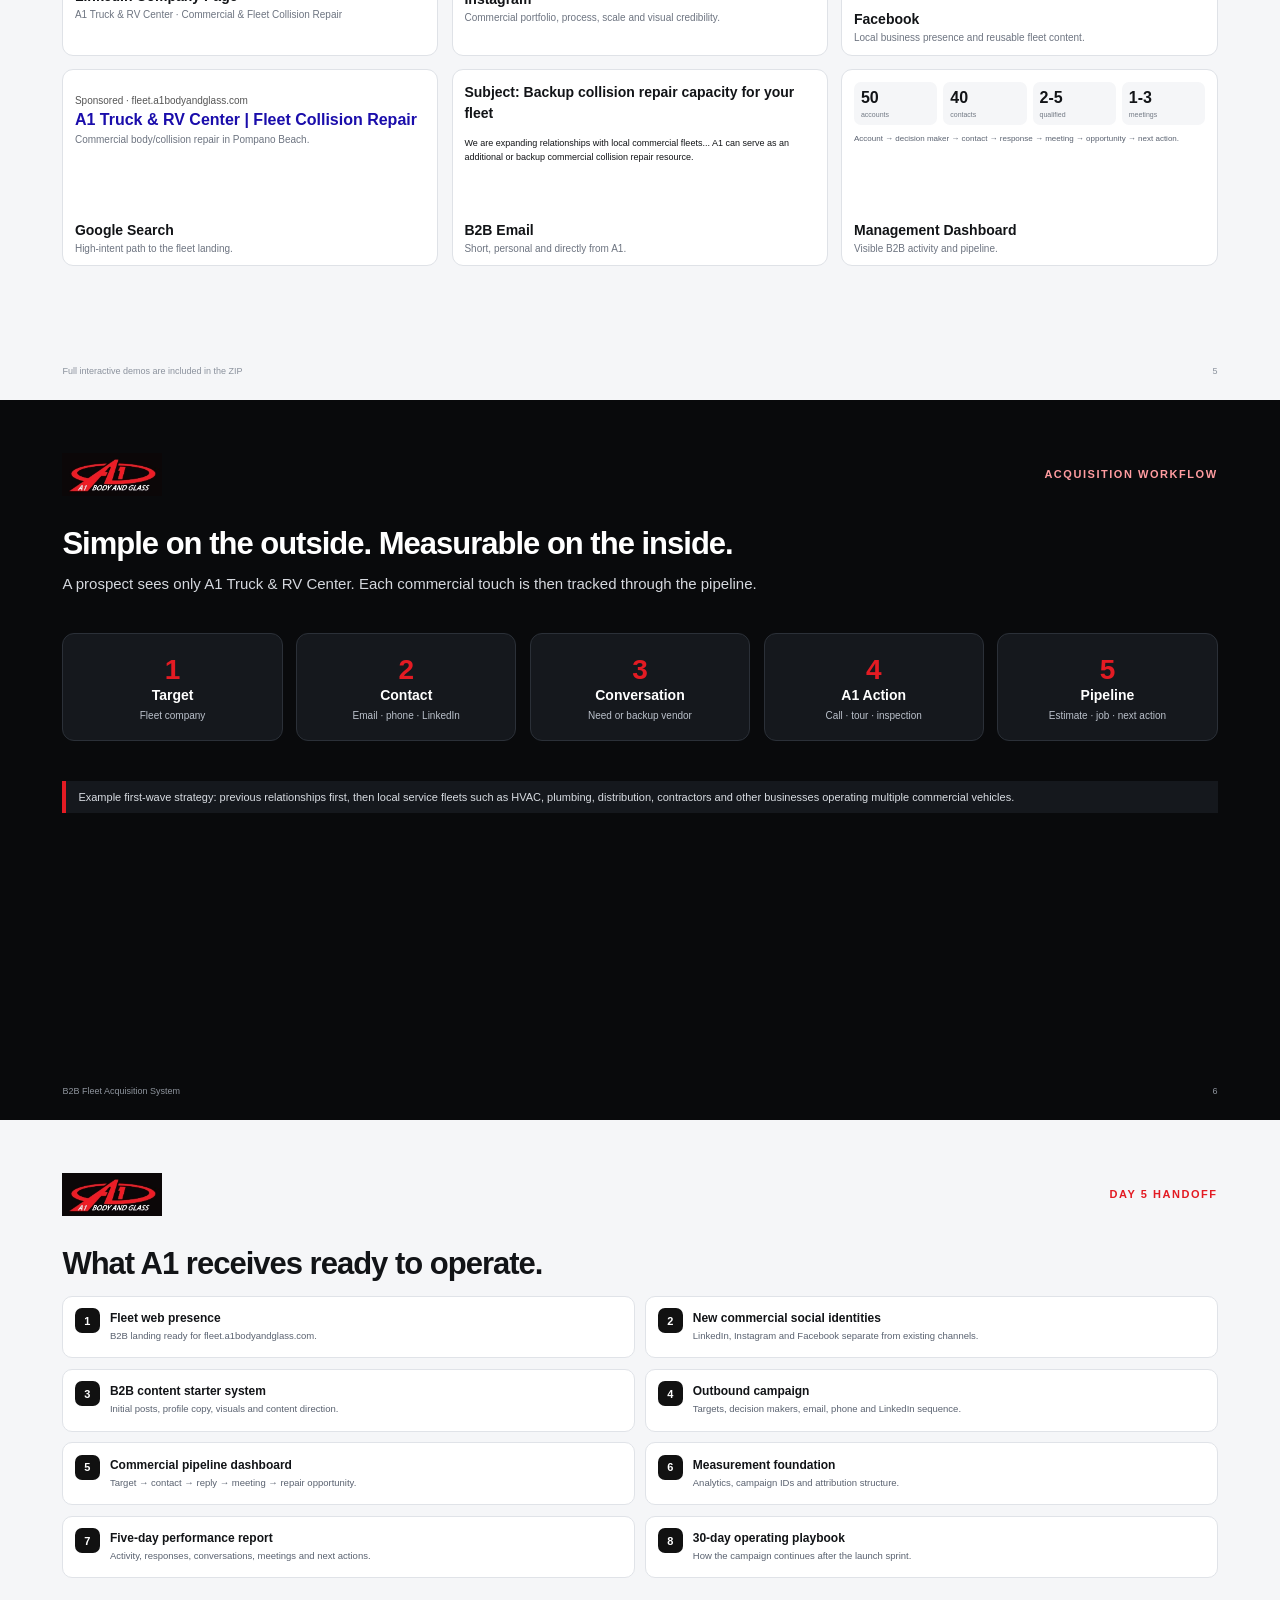
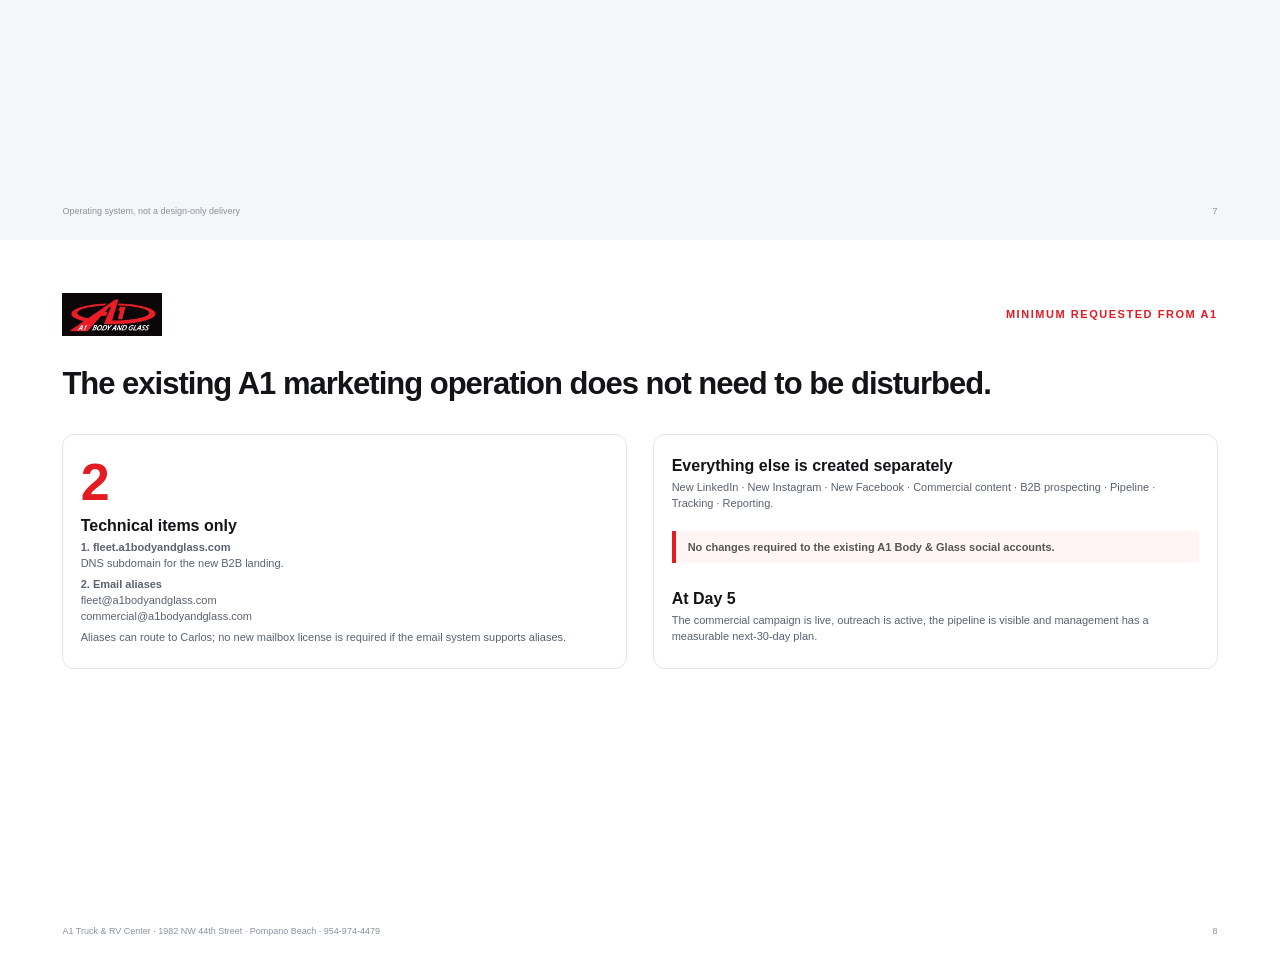
<file: A1_Truck_RV_B2B_5_Day_Executive_Demo/EXECUTIVE_PRESENTATION.html>
<!doctype html><html><head><meta charset="utf-8"><meta name="viewport" content="width=device-width,initial-scale=1"><title>A1 Truck & RV Center - 5-Day B2B Executive Presentation</title><style>
@page{size:13.333in 7.5in;margin:0}*{box-sizing:border-box}body{margin:0;font-family:Arial,Helvetica,sans-serif;color:#121417;background:#ddd}.slide{width:13.333in;height:7.5in;background:#fff;page-break-after:always;position:relative;overflow:hidden;padding:.55in .65in}.slide:last-child{page-break-after:auto}.black{background:#090a0c;color:#fff}.soft{background:#f5f6f8}.red{color:#e31b23}.eyebrow{font-size:11px;font-weight:800;letter-spacing:.14em;text-transform:uppercase;color:#e31b23}.black .eyebrow{color:#ff9ca0}h1{font-size:42px;line-height:1.03;margin:8px 0 14px;letter-spacing:-1.6px}h2{font-size:31px;line-height:1.08;margin:8px 0 13px;letter-spacing:-1px}p{font-size:15px;line-height:1.45;margin:8px 0;color:#5a6270}.black p{color:#d5d8de}.logo{height:.45in}.header{display:flex;justify-content:space-between;align-items:center;margin-bottom:.32in}.footer{position:absolute;bottom:.25in;left:.65in;right:.65in;display:flex;justify-content:space-between;font-size:9px;color:#8b929d}.black .footer{color:#8e949d}.heroimg{position:absolute;inset:0 0 0 52%;object-fit:cover;width:48%;height:100%}.shade{position:absolute;inset:0;background:linear-gradient(90deg,#08090b 0%,#08090b 45%,rgba(8,9,11,.75) 58%,rgba(8,9,11,.15) 100%)}.hero-content{position:relative;z-index:2;width:61%;padding-top:.65in}.hero-content h1{font-size:49px}.pillrow{display:flex;gap:10px;margin-top:.28in}.pill{border:1px solid #333943;border-radius:10px;padding:10px 12px;min-width:1.35in;background:rgba(255,255,255,.04)}.pill b{display:block;font-size:22px}.pill span{font-size:9px;color:#bbc1cb}.grid3{display:grid;grid-template-columns:repeat(3,1fr);gap:.18in}.grid4{display:grid;grid-template-columns:repeat(4,1fr);gap:.14in}.card{border:1px solid #e1e4e8;border-radius:12px;padding:.18in;background:#fff}.card h3{font-size:16px;margin:5px 0}.card p{font-size:11px;margin:5px 0}.num{font-size:32px;font-weight:850;letter-spacing:-1px}.note{border-left:4px solid #e31b23;padding:10px 12px;background:#fff5f5;font-size:11px;color:#555}.timeline{display:grid;grid-template-columns:repeat(5,1fr);gap:.1in;margin-top:.23in}.day{border-top:5px solid #e31b23;border-radius:9px;background:#fff;border-left:1px solid #e1e4e8;border-right:1px solid #e1e4e8;border-bottom:1px solid #e1e4e8;padding:.15in}.day b{font-size:16px}.day small{display:block;color:#777;margin-bottom:6px}.day ul{font-size:10px;padding-left:15px;margin:4px 0;color:#535b67;line-height:1.45}.channelgrid{display:grid;grid-template-columns:repeat(3,1fr);gap:.14in;margin-top:.15in}.channel{border:1px solid #dfe2e7;border-radius:11px;overflow:hidden;background:#fff}.channel img{width:100%;height:1.45in;object-fit:cover}.channel .c{padding:.12in}.channel b{font-size:14px}.channel span{display:block;color:#6d7480;font-size:10px;margin-top:4px}.flow{display:grid;grid-template-columns:repeat(5,1fr);gap:.14in;margin-top:.4in}.flow .f{background:#15181d;border:1px solid #2b3038;border-radius:12px;padding:.2in;text-align:center}.flow .f b{font-size:28px;display:block;color:#e31b23}.flow .f strong{font-size:14px}.flow .f span{font-size:10px;color:#bbc1cb;display:block;margin-top:6px}.deliver{display:grid;grid-template-columns:repeat(2,1fr);gap:.11in;margin-top:.16in}.deliver .d{display:flex;gap:10px;border:1px solid #e0e3e8;border-radius:10px;background:#fff;padding:.12in}.deliver .n{width:25px;height:25px;border-radius:7px;background:#111;color:#fff;display:flex;align-items:center;justify-content:center;font-weight:800;font-size:11px;flex:0 0 auto}.deliver b{font-size:12px}.deliver p{font-size:9.5px;margin:3px 0}.two{display:grid;grid-template-columns:1fr 1fr;gap:.28in}.big2{font-size:52px;font-weight:900;color:#e31b23}.mock{border:1px solid #dcdfe4;border-radius:12px;overflow:hidden;background:#fff}.mocktop{height:24px;background:#eef0f3;border-bottom:1px solid #dcdfe4;padding:5px 8px;font-size:8px;color:#777}.mockbody{padding:.14in}.mockcover{height:1.25in;background:url('assets/fleet_4.webp') center/cover;position:relative}.mockcover:after{content:"A1 TRUCK & RV CENTER\A Commercial & Fleet Collision Repair";white-space:pre;position:absolute;left:12px;bottom:12px;color:#fff;font-weight:800;font-size:13px;text-shadow:0 2px 8px #000}.minirow{display:flex;gap:8px;align-items:center}.miniavatar{width:34px;height:34px;border-radius:7px;background:#000;display:flex;align-items:center;justify-content:center}.miniavatar img{width:31px}.miniig{display:grid;grid-template-columns:repeat(3,1fr);gap:2px}.miniig img{width:100%;height:.63in;object-fit:cover}.emailbox{font-size:9px;line-height:1.5}.dashmini{display:grid;grid-template-columns:repeat(4,1fr);gap:6px}.dashmini div{background:#f5f6f8;border-radius:7px;padding:7px}.dashmini b{display:block;font-size:16px}.dashmini span{font-size:7px;color:#737a85}
</style></head><body>
<section class="slide black"><img class="heroimg" src="assets/fleet_4.webp"><div class="shade"></div><div class="hero-content"><img class="logo" src="assets/a1_logo.webp"><div class="eyebrow" style="margin-top:.6in">B2B Commercial Fleet Growth Launch</div><h1>Five days to put A1 Truck & RV Center's commercial acquisition engine to work.</h1><p>A separate fleet-focused presence, direct B2B outreach and measurable pipeline - built without disturbing the existing A1 Body & Glass social operation.</p><div class="pillrow"><div class="pill"><b>5</b><span>calendar days</span></div><div class="pill"><b>40-60</b><span>target fleet accounts</span></div><div class="pill"><b>30-45</b><span>decision-makers</span></div><div class="pill"><b>1</b><span>operating B2B system</span></div></div></div><div class="footer"><span>Private Executive Demo</span><span>August 25, 2026</span></div></section>

<section class="slide"><div class="header"><img class="logo" src="assets/a1_logo.webp"><span class="eyebrow">Executive Objective</span></div><h2>This is not a “social media project.” It is a commercial fleet pipeline.</h2><p style="max-width:9.6in">The new digital presence supports the sales process, but the main engine is targeted B2B activity: find fleet companies, reach the decision maker, create a conversation, route it to A1 and track the result.</p><div class="grid3" style="margin-top:.35in"><div class="card"><span class="eyebrow">Position</span><h3>Separate Fleet Identity</h3><p>A1 Truck & RV Center gets its own commercial presence while still pointing to the main A1 corporate brand/domain.</p></div><div class="card"><span class="eyebrow">Acquire</span><h3>Direct B2B Outreach</h3><p>Email, phone and LinkedIn are used together to reach fleet managers, operations teams and business owners.</p></div><div class="card"><span class="eyebrow">Measure</span><h3>Visible Pipeline</h3><p>Management sees account, contact, response, meeting, repair opportunity and next action.</p></div></div><div class="note" style="margin-top:.35in"><b>Management success metric:</b> qualified commercial conversations and repair opportunities - not follower count.</div><div class="footer"><span>A1 Truck & RV Center · Commercial & Fleet Collision Repair</span><span>2</span></div></section>

<section class="slide soft"><div class="header"><img class="logo" src="assets/a1_logo.webp"><span class="eyebrow">5-Day Calendar</span></div><h2>Launch Tuesday. Operate through Saturday. Nothing waits for Monday.</h2><div class="timeline"><div class="day"><b>Day 1</b><small>Tue 25</small><ul><li>Fleet positioning</li><li>Subdomain / email aliases</li><li>B2B landing build</li><li>Account structure</li><li>First targets</li></ul></div><div class="day"><b>Day 2</b><small>Wed 26</small><ul><li>LinkedIn</li><li>Instagram</li><li>Facebook</li><li>Content starter pack</li><li>Decision makers</li></ul></div><div class="day"><b>Day 3</b><small>Thu 27</small><ul><li>Email campaign</li><li>Calls</li><li>LinkedIn outreach</li><li>Pipeline active</li><li>Follow-up #1</li></ul></div><div class="day"><b>Day 4</b><small>Fri 28</small><ul><li>Second account wave</li><li>Reply handling</li><li>Meetings</li><li>Content live</li><li>Optimize messaging</li></ul></div><div class="day"><b>Day 5</b><small>Sat 29</small><ul><li>Campaign operating</li><li>Pipeline review</li><li>Executive report</li><li>Next 30 days</li><li>Handoff to operate</li></ul></div></div><div class="footer"><span>Five calendar days · weekend included</span><span>3</span></div></section>

<section class="slide"><div class="header"><img class="logo" src="assets/a1_logo.webp"><span class="eyebrow">Numbers Management Can See</span></div><h2>Five-day operating targets and early-stage outcome ranges.</h2><div class="grid4" style="margin-top:.18in"><div class="card"><div class="num red">40-60</div><h3>Target Accounts</h3><p>Named companies with commercial fleets researched and prioritized.</p></div><div class="card"><div class="num" style="color:#0a66c2">30-45</div><h3>Decision Makers</h3><p>Fleet, operations, maintenance, transportation or owner contacts.</p></div><div class="card"><div class="num">35-50</div><h3>Personalized Emails</h3><p>Direct B2B outreach from the A1 commercial identity.</p></div><div class="card"><div class="num">25-40</div><h3>Call Attempts</h3><p>Priority-account phone follow-up.</p></div></div><div class="grid4" style="margin-top:.14in"><div class="card"><div class="num">20-35</div><h3>LinkedIn Touches</h3><p>Company/decision-maker connections and follow-up.</p></div><div class="card"><div class="num" style="color:#0f8b5f">5-10</div><h3>Responses / Live Connects</h3><p>Expected early-stage range from concentrated outreach.</p></div><div class="card"><div class="num" style="color:#0f8b5f">2-5</div><h3>Qualified Conversations</h3><p>Fleet needs, backup vendor or current repair discussion.</p></div><div class="card"><div class="num" style="color:#0f8b5f">1-3</div><h3>Meeting / Tour Targets</h3><p>Calls, meetings or facility walkthrough targets.</p></div></div><div class="note" style="margin-top:.16in">Targets and expected ranges, not guaranteed sales. A live repair need can appear immediately, but many B2B fleet accounts convert after the first five days.</div><div class="footer"><span>Measured activity + commercial pipeline</span><span>4</span></div></section>

<section class="slide soft"><div class="header"><img class="logo" src="assets/a1_logo.webp"><span class="eyebrow">What the New Presence Looks Like</span></div><h2>Separate commercial identity. One A1 brand.</h2><div class="channelgrid"><div class="channel"><div class="mockcover"></div><div class="c"><b>LinkedIn Company Page</b><span>A1 Truck & RV Center · Commercial & Fleet Collision Repair</span></div></div><div class="channel"><div class="miniig"><img src="assets/fleet_4.webp"><img src="assets/fleet_3.webp"><img src="assets/fleet_2.webp"><img src="assets/fleet_6.webp"><img src="assets/fleet_5.webp"><img src="assets/fleet_1.webp"></div><div class="c"><b>Instagram</b><span>Commercial portfolio, process, scale and visual credibility.</span></div></div><div class="channel"><img src="assets/fleet_3.webp"><div class="c"><b>Facebook</b><span>Local business presence and reusable fleet content.</span></div></div><div class="channel"><div class="c" style="height:1.45in;padding-top:.22in"><span style="color:#555">Sponsored · fleet.a1bodyandglass.com</span><b style="display:block;color:#1a0dab;font-size:16px;margin:5px 0">A1 Truck & RV Center | Fleet Collision Repair</b><span>Commercial body/collision repair in Pompano Beach.</span></div><div class="c"><b>Google Search</b><span>High-intent path to the fleet landing.</span></div></div><div class="channel"><div class="c emailbox" style="height:1.45in"><b>Subject: Backup collision repair capacity for your fleet</b><br><br>We are expanding relationships with local commercial fleets... A1 can serve as an additional or backup commercial collision repair resource.</div><div class="c"><b>B2B Email</b><span>Short, personal and directly from A1.</span></div></div><div class="channel"><div class="c" style="height:1.45in"><div class="dashmini"><div><b>50</b><span>accounts</span></div><div><b>40</b><span>contacts</span></div><div><b>2-5</b><span>qualified</span></div><div><b>1-3</b><span>meetings</span></div></div><p style="font-size:8px">Account → decision maker → contact → response → meeting → opportunity → next action.</p></div><div class="c"><b>Management Dashboard</b><span>Visible B2B activity and pipeline.</span></div></div></div><div class="footer"><span>Full interactive demos are included in the ZIP</span><span>5</span></div></section>

<section class="slide black"><div class="header"><img class="logo" src="assets/a1_logo.webp"><span class="eyebrow">Acquisition Workflow</span></div><h2>Simple on the outside. Measurable on the inside.</h2><p>A prospect sees only A1 Truck & RV Center. Each commercial touch is then tracked through the pipeline.</p><div class="flow"><div class="f"><b>1</b><strong>Target</strong><span>Fleet company</span></div><div class="f"><b>2</b><strong>Contact</strong><span>Email · phone · LinkedIn</span></div><div class="f"><b>3</b><strong>Conversation</strong><span>Need or backup vendor</span></div><div class="f"><b>4</b><strong>A1 Action</strong><span>Call · tour · inspection</span></div><div class="f"><b>5</b><strong>Pipeline</strong><span>Estimate · job · next action</span></div></div><div class="note" style="margin-top:.42in;background:#15181d;border-left-color:#e31b23;color:#d8dce2">Example first-wave strategy: previous relationships first, then local service fleets such as HVAC, plumbing, distribution, contractors and other businesses operating multiple commercial vehicles.</div><div class="footer"><span>B2B Fleet Acquisition System</span><span>6</span></div></section>

<section class="slide soft"><div class="header"><img class="logo" src="assets/a1_logo.webp"><span class="eyebrow">Day 5 Handoff</span></div><h2>What A1 receives ready to operate.</h2><div class="deliver"><div class="d"><div class="n">1</div><div><b>Fleet web presence</b><p>B2B landing ready for fleet.a1bodyandglass.com.</p></div></div><div class="d"><div class="n">2</div><div><b>New commercial social identities</b><p>LinkedIn, Instagram and Facebook separate from existing channels.</p></div></div><div class="d"><div class="n">3</div><div><b>B2B content starter system</b><p>Initial posts, profile copy, visuals and content direction.</p></div></div><div class="d"><div class="n">4</div><div><b>Outbound campaign</b><p>Targets, decision makers, email, phone and LinkedIn sequence.</p></div></div><div class="d"><div class="n">5</div><div><b>Commercial pipeline dashboard</b><p>Target → contact → reply → meeting → repair opportunity.</p></div></div><div class="d"><div class="n">6</div><div><b>Measurement foundation</b><p>Analytics, campaign IDs and attribution structure.</p></div></div><div class="d"><div class="n">7</div><div><b>Five-day performance report</b><p>Activity, responses, conversations, meetings and next actions.</p></div></div><div class="d"><div class="n">8</div><div><b>30-day operating playbook</b><p>How the campaign continues after the launch sprint.</p></div></div></div><div class="footer"><span>Operating system, not a design-only delivery</span><span>7</span></div></section>

<section class="slide"><div class="header"><img class="logo" src="assets/a1_logo.webp"><span class="eyebrow">Minimum Requested from A1</span></div><h2>The existing A1 marketing operation does not need to be disturbed.</h2><div class="two" style="margin-top:.35in"><div class="card"><div class="big2">2</div><h3>Technical items only</h3><p><b>1. fleet.a1bodyandglass.com</b><br>DNS subdomain for the new B2B landing.</p><p><b>2. Email aliases</b><br>fleet@a1bodyandglass.com<br>commercial@a1bodyandglass.com</p><p>Aliases can route to Carlos; no new mailbox license is required if the email system supports aliases.</p></div><div class="card"><h3>Everything else is created separately</h3><p>New LinkedIn · New Instagram · New Facebook · Commercial content · B2B prospecting · Pipeline · Tracking · Reporting.</p><div class="note" style="margin-top:.2in"><b>No changes required to the existing A1 Body & Glass social accounts.</b></div><h3 style="margin-top:.28in">At Day 5</h3><p>The commercial campaign is live, outreach is active, the pipeline is visible and management has a measurable next-30-day plan.</p></div></div><div class="footer"><span>A1 Truck & RV Center · 1982 NW 44th Street · Pompano Beach · 954-974-4479</span><span>8</span></div></section>
</body></html>
</file>
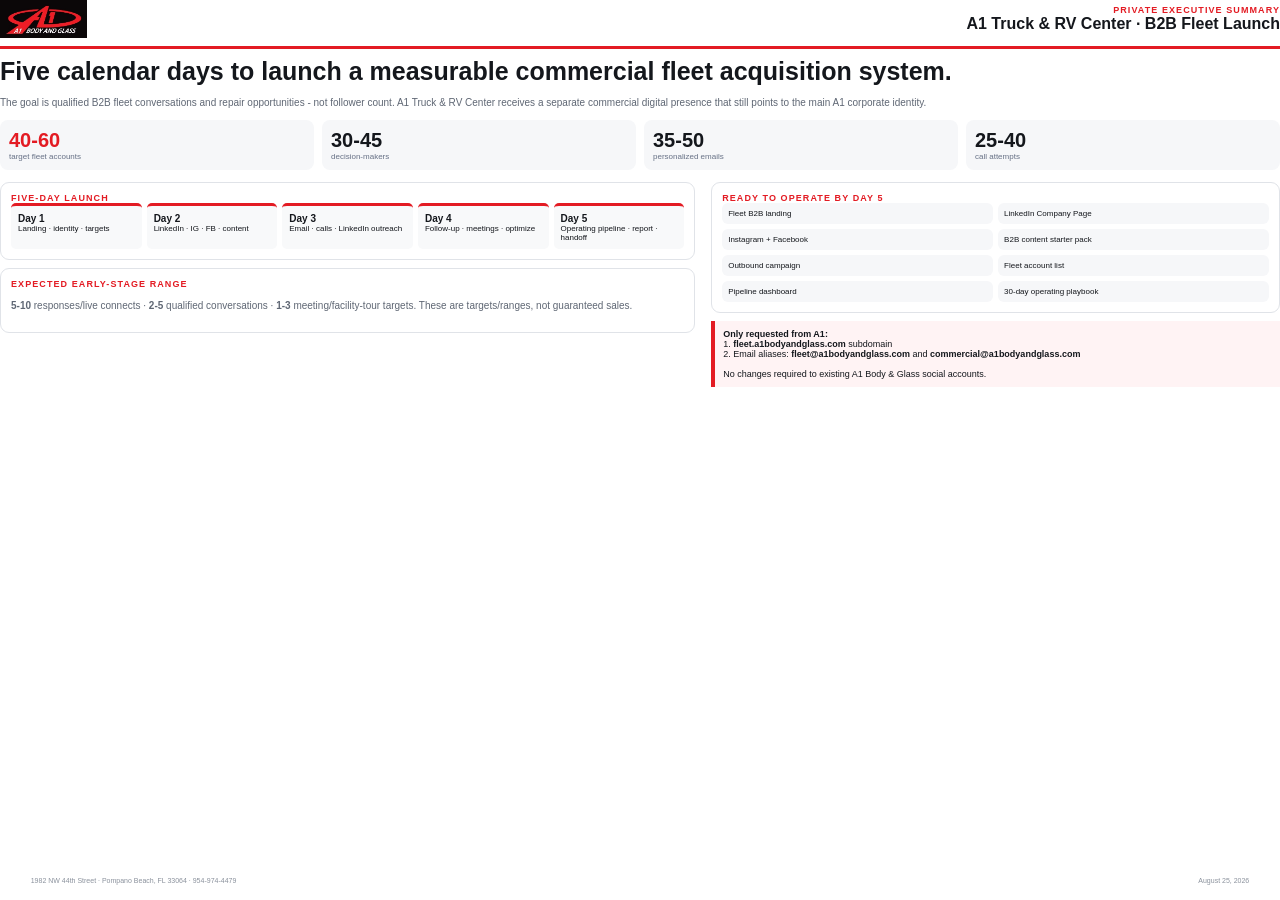
<file: A1_Truck_RV_B2B_5_Day_Executive_Demo/ONE_PAGE_SUMMARY.html>
<!doctype html><html><head><meta charset="utf-8"><style>@page{size:letter landscape;margin:.32in}*{box-sizing:border-box}body{font-family:Arial,sans-serif;color:#14171c;margin:0}header{display:flex;justify-content:space-between;align-items:center;border-bottom:3px solid #e31b23;padding-bottom:8px}header img{height:38px}.k{font-size:9px;text-transform:uppercase;color:#e31b23;font-weight:800;letter-spacing:.12em}h1{font-size:25px;margin:8px 0 4px}p{font-size:10px;line-height:1.35;color:#5f6774}.cols{display:grid;grid-template-columns:1.1fr .9fr;gap:16px;margin-top:12px}.card{border:1px solid #e0e3e8;border-radius:9px;padding:10px}.stats{display:grid;grid-template-columns:repeat(4,1fr);gap:8px}.stat{background:#f6f7f9;border-radius:8px;padding:9px}.stat b{font-size:20px}.stat span{font-size:8px;color:#667085;display:block}.days{display:grid;grid-template-columns:repeat(5,1fr);gap:5px}.day{border-top:3px solid #e31b23;background:#f8f9fa;padding:7px;border-radius:5px;font-size:8px}.day b{font-size:10px}.delivery{display:grid;grid-template-columns:1fr 1fr;gap:5px}.delivery div{background:#f6f7f9;border-radius:6px;padding:6px;font-size:8px}.ask{border-left:4px solid #e31b23;background:#fff3f4;padding:8px;font-size:9px}.footer{position:absolute;bottom:.17in;left:.32in;right:.32in;display:flex;justify-content:space-between;font-size:7px;color:#8a919c}</style></head><body><header><img src="assets/a1_logo.webp"><div style="text-align:right"><div class="k">Private Executive Summary</div><b>A1 Truck & RV Center · B2B Fleet Launch</b></div></header><h1>Five calendar days to launch a measurable commercial fleet acquisition system.</h1><p>The goal is qualified B2B fleet conversations and repair opportunities - not follower count. A1 Truck & RV Center receives a separate commercial digital presence that still points to the main A1 corporate identity.</p><div class="stats"><div class="stat"><b style="color:#e31b23">40-60</b><span>target fleet accounts</span></div><div class="stat"><b>30-45</b><span>decision-makers</span></div><div class="stat"><b>35-50</b><span>personalized emails</span></div><div class="stat"><b>25-40</b><span>call attempts</span></div></div><div class="cols"><div><div class="card"><div class="k">Five-day launch</div><div class="days"><div class="day"><b>Day 1</b><br>Landing · identity · targets</div><div class="day"><b>Day 2</b><br>LinkedIn · IG · FB · content</div><div class="day"><b>Day 3</b><br>Email · calls · LinkedIn outreach</div><div class="day"><b>Day 4</b><br>Follow-up · meetings · optimize</div><div class="day"><b>Day 5</b><br>Operating pipeline · report · handoff</div></div></div><div class="card" style="margin-top:8px"><div class="k">Expected early-stage range</div><p><b>5-10</b> responses/live connects · <b>2-5</b> qualified conversations · <b>1-3</b> meeting/facility-tour targets. These are targets/ranges, not guaranteed sales.</p></div></div><div><div class="card"><div class="k">Ready to operate by Day 5</div><div class="delivery"><div>Fleet B2B landing</div><div>LinkedIn Company Page</div><div>Instagram + Facebook</div><div>B2B content starter pack</div><div>Outbound campaign</div><div>Fleet account list</div><div>Pipeline dashboard</div><div>30-day operating playbook</div></div></div><div class="ask" style="margin-top:8px"><b>Only requested from A1:</b><br>1. <b>fleet.a1bodyandglass.com</b> subdomain<br>2. Email aliases: <b>fleet@a1bodyandglass.com</b> and <b>commercial@a1bodyandglass.com</b><br><br>No changes required to existing A1 Body & Glass social accounts.</div></div></div><div class="footer"><span>1982 NW 44th Street · Pompano Beach, FL 33064 · 954-974-4479</span><span>August 25, 2026</span></div></body></html>
</file>
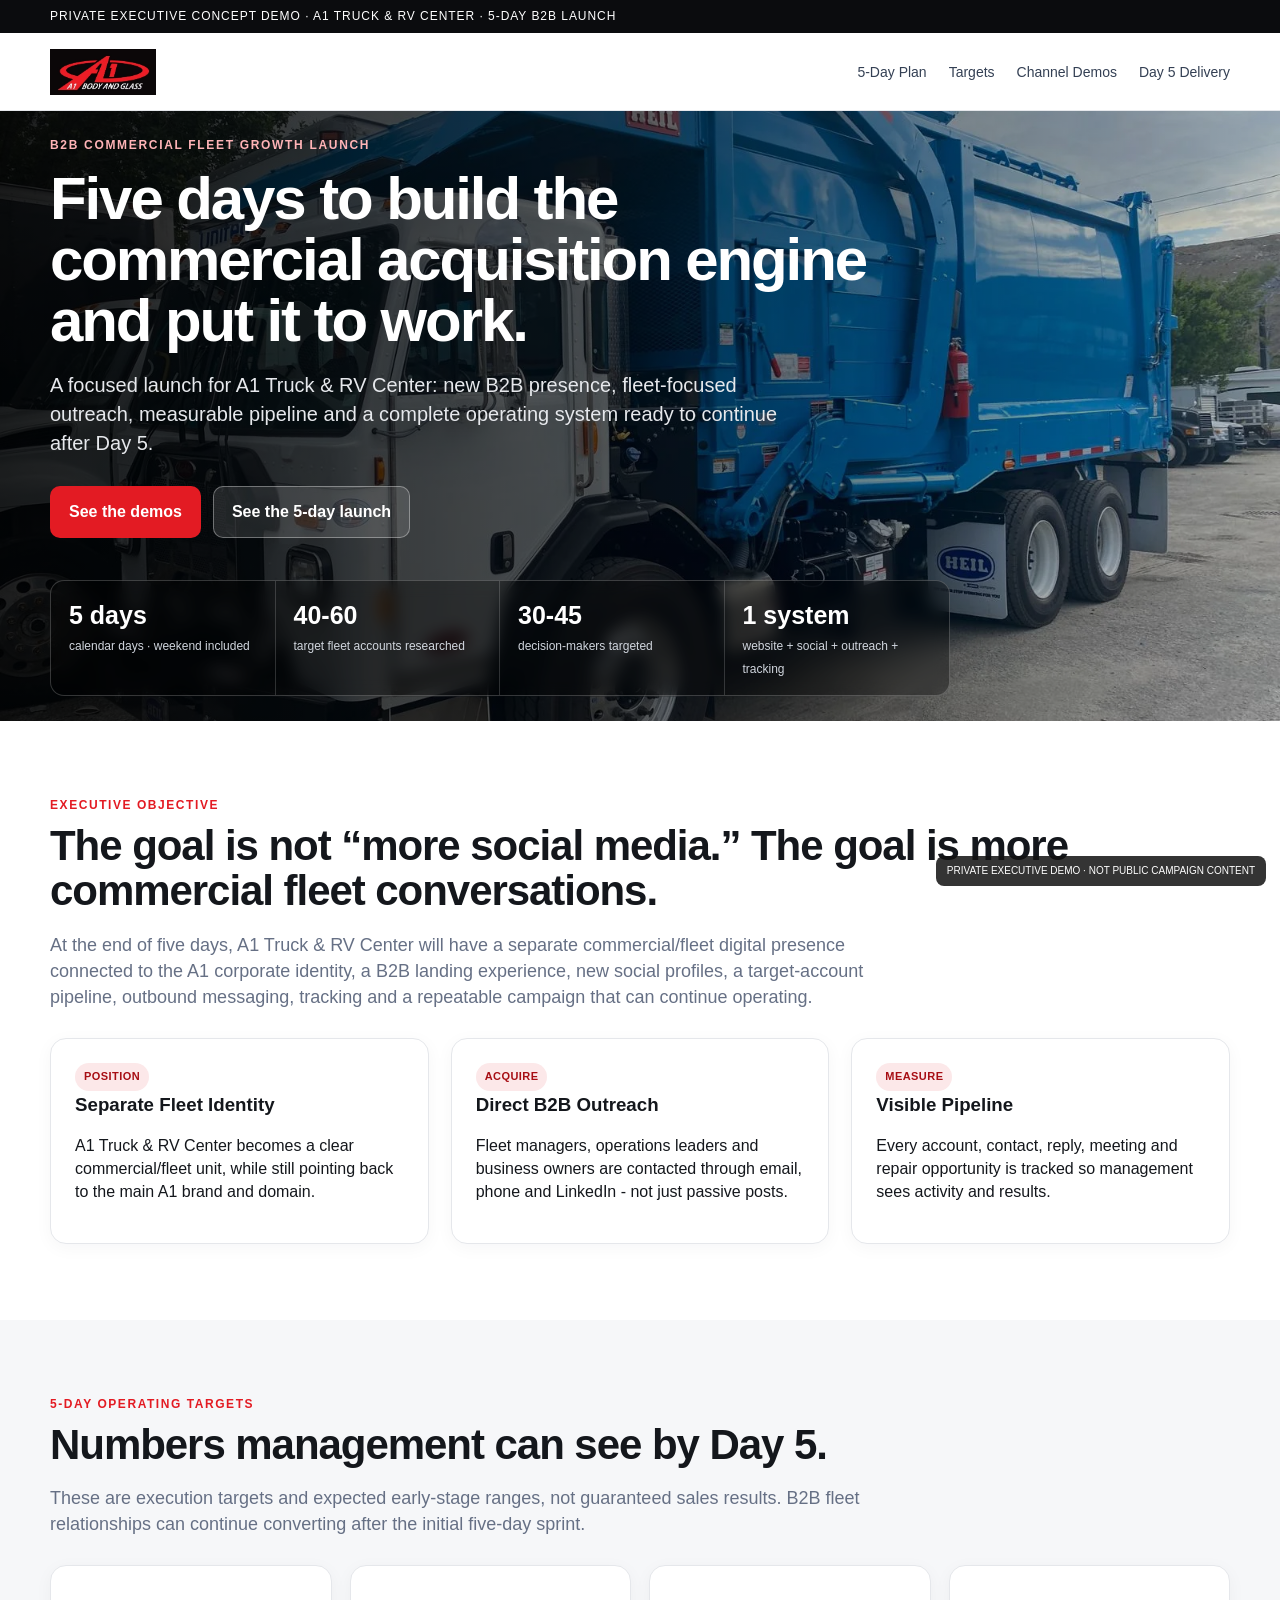
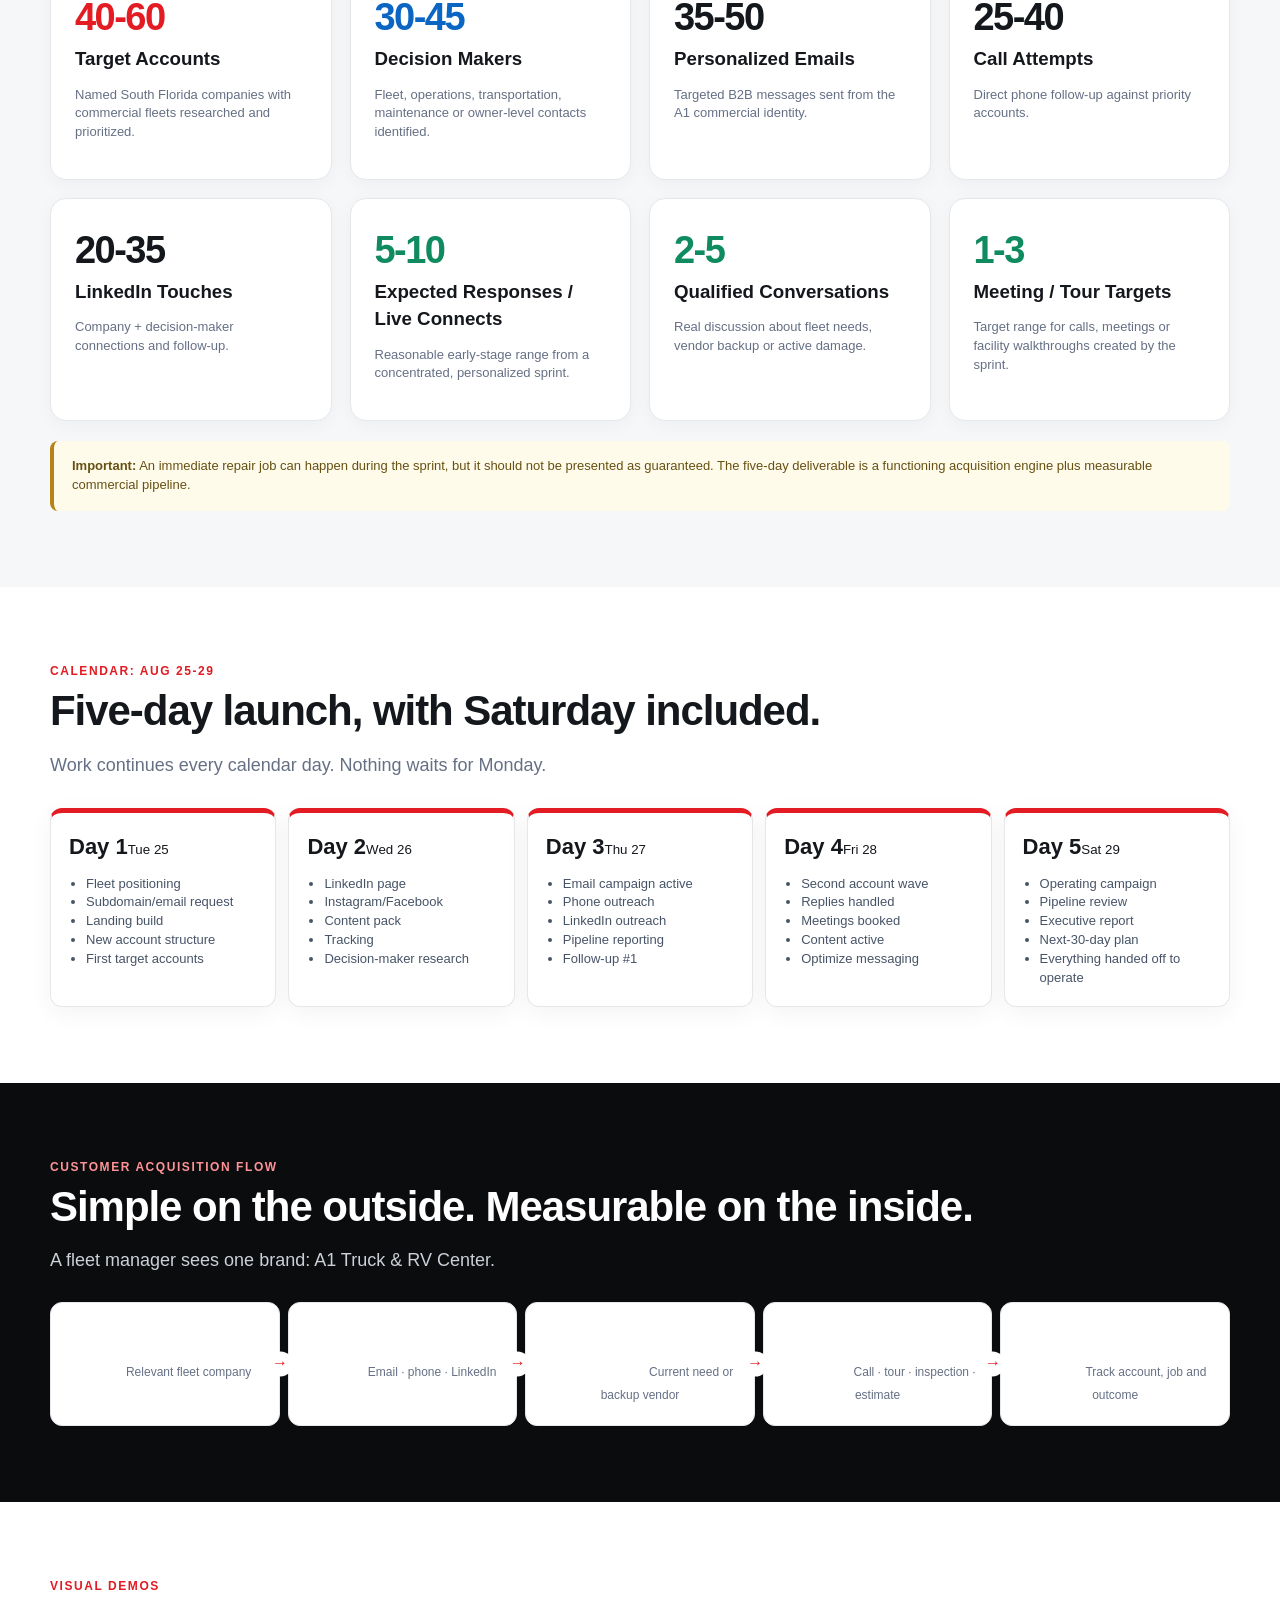
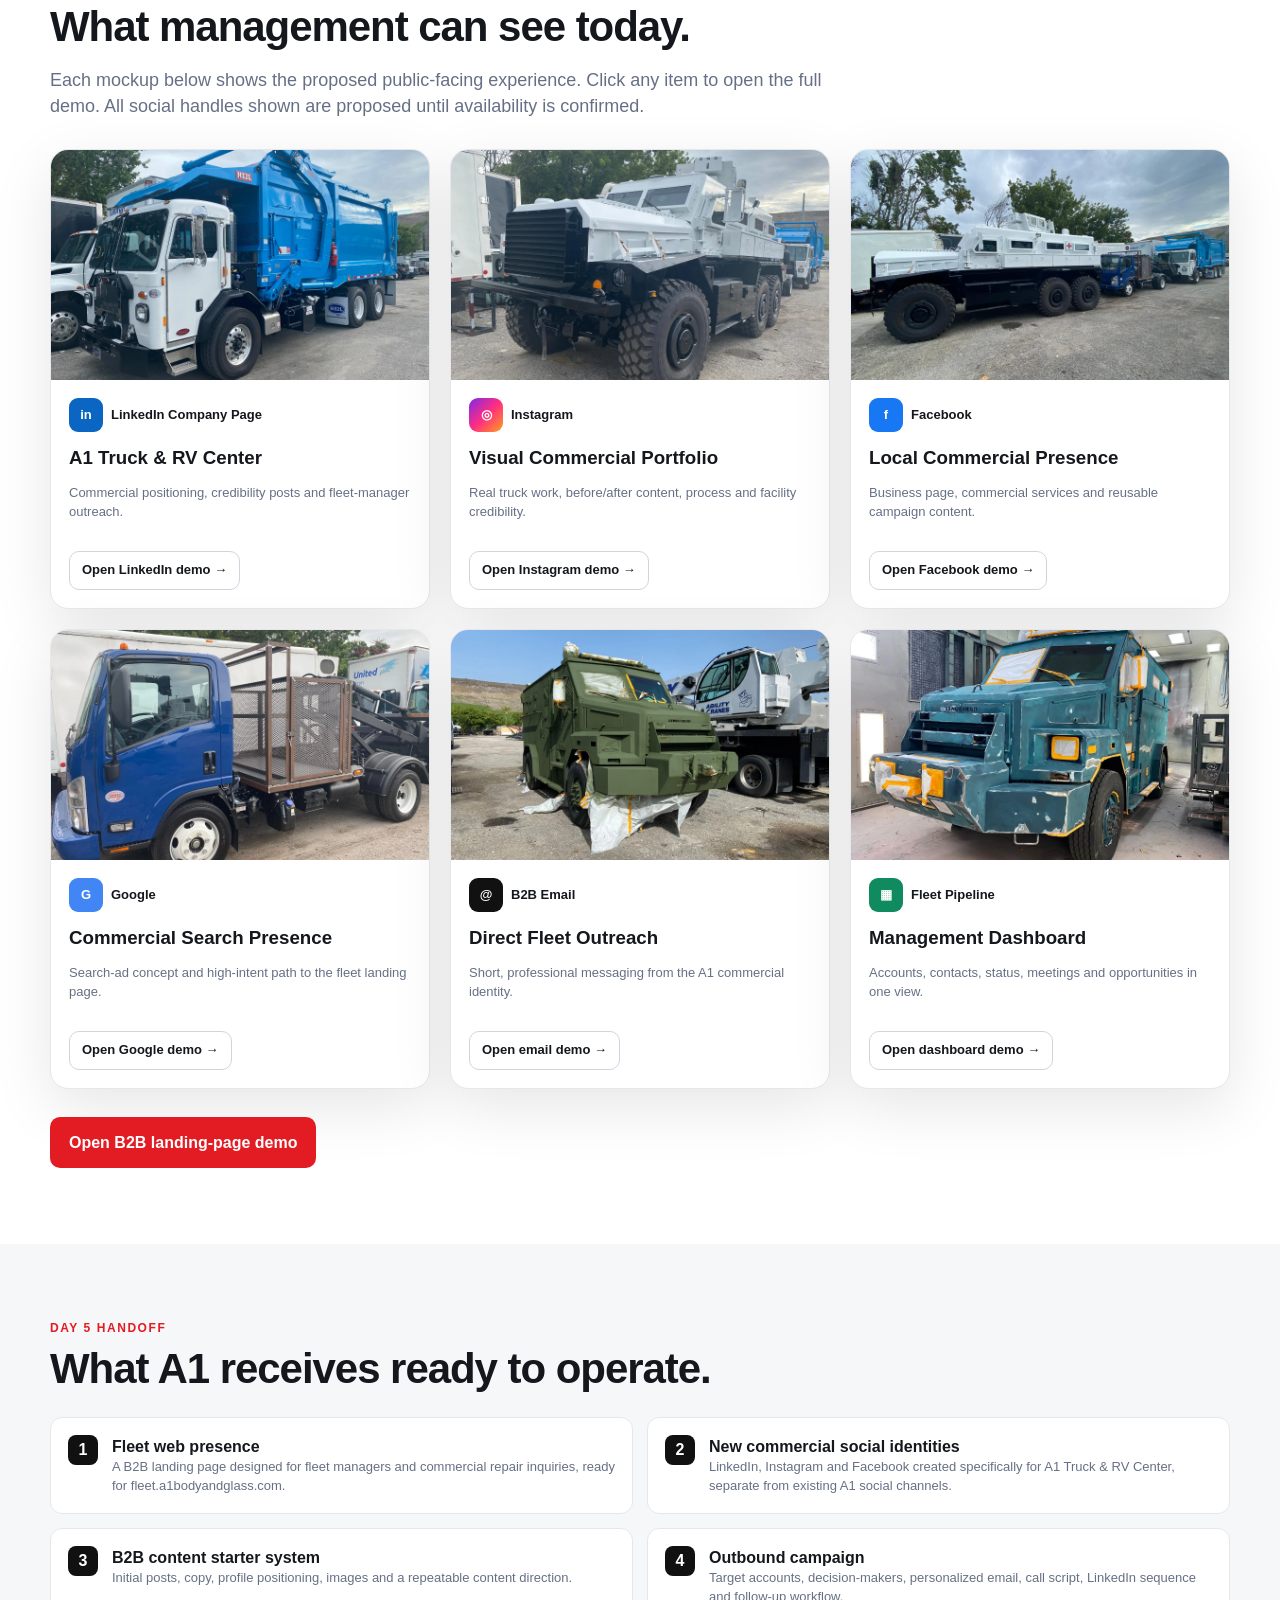
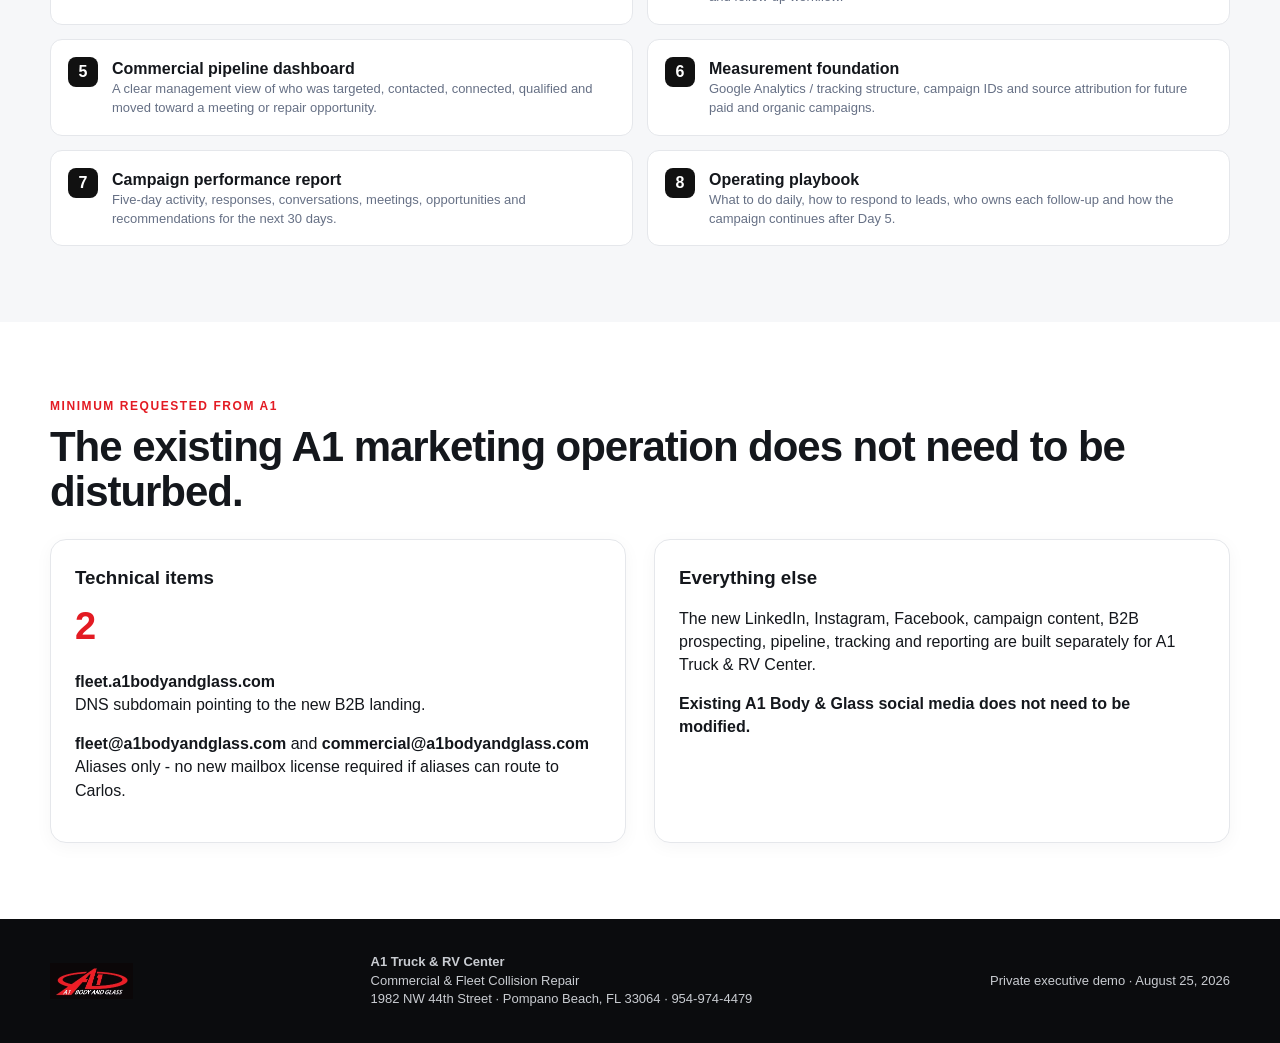
<file: A1_Truck_RV_B2B_5_Day_Executive_Demo/START_HERE.html>
<!doctype html><html lang="en"><head><meta charset="utf-8"><meta name="viewport" content="width=device-width,initial-scale=1"><meta name="robots" content="noindex,nofollow"><title>A1 Truck &amp; RV Center | 5-Day B2B Executive Demo</title><link rel="stylesheet" href="styles.css"></head><body><div class="topbar"><div class="wrap">Private executive concept demo · A1 Truck & RV Center · 5-day B2B launch</div></div><div class="nav"><div class="wrap"><img class="logo" src="assets/a1_logo.webp"><div class="navlinks"><a href="#plan">5-Day Plan</a><a href="#targets">Targets</a><a href="#demos">Channel Demos</a><a href="#delivery">Day 5 Delivery</a></div></div></div>
<section class="hero"><div class="wrap"><div class="kicker">B2B Commercial Fleet Growth Launch</div><h1>Five days to build the commercial acquisition engine and put it to work.</h1><p>A focused launch for A1 Truck & RV Center: new B2B presence, fleet-focused outreach, measurable pipeline and a complete operating system ready to continue after Day 5.</p><div class="actions"><a class="btn red" href="#demos">See the demos</a><a class="btn light" href="#plan">See the 5-day launch</a></div><div class="hero-strip"><div><b>5 days</b><span>calendar days · weekend included</span></div><div><b>40-60</b><span>target fleet accounts researched</span></div><div><b>30-45</b><span>decision-makers targeted</span></div><div><b>1 system</b><span>website + social + outreach + tracking</span></div></div></div></section>

<section class="section" id="objective"><div class="wrap"><div class="eyebrow">Executive objective</div><h2 class="title">The goal is not “more social media.” The goal is more commercial fleet conversations.</h2><p class="lead">At the end of five days, A1 Truck & RV Center will have a separate commercial/fleet digital presence connected to the A1 corporate identity, a B2B landing experience, new social profiles, a target-account pipeline, outbound messaging, tracking and a repeatable campaign that can continue operating.</p><div class="grid3" style="margin-top:28px"><div class="card"><span class="badge">Position</span><h3>Separate Fleet Identity</h3><p>A1 Truck & RV Center becomes a clear commercial/fleet unit, while still pointing back to the main A1 brand and domain.</p></div><div class="card"><span class="badge">Acquire</span><h3>Direct B2B Outreach</h3><p>Fleet managers, operations leaders and business owners are contacted through email, phone and LinkedIn - not just passive posts.</p></div><div class="card"><span class="badge">Measure</span><h3>Visible Pipeline</h3><p>Every account, contact, reply, meeting and repair opportunity is tracked so management sees activity and results.</p></div></div></div></section>

<section class="section soft page" id="targets"><div class="wrap"><div class="eyebrow">5-day operating targets</div><h2 class="title">Numbers management can see by Day 5.</h2><p class="lead">These are execution targets and expected early-stage ranges, not guaranteed sales results. B2B fleet relationships can continue converting after the initial five-day sprint.</p><div class="grid4" style="margin-top:28px"><div class="card"><div class="metric red">40-60</div><h3>Target Accounts</h3><p class="caption">Named South Florida companies with commercial fleets researched and prioritized.</p></div><div class="card"><div class="metric blue">30-45</div><h3>Decision Makers</h3><p class="caption">Fleet, operations, transportation, maintenance or owner-level contacts identified.</p></div><div class="card"><div class="metric">35-50</div><h3>Personalized Emails</h3><p class="caption">Targeted B2B messages sent from the A1 commercial identity.</p></div><div class="card"><div class="metric">25-40</div><h3>Call Attempts</h3><p class="caption">Direct phone follow-up against priority accounts.</p></div></div><div class="grid4" style="margin-top:18px"><div class="card"><div class="metric">20-35</div><h3>LinkedIn Touches</h3><p class="caption">Company + decision-maker connections and follow-up.</p></div><div class="card"><div class="metric green">5-10</div><h3>Expected Responses / Live Connects</h3><p class="caption">Reasonable early-stage range from a concentrated, personalized sprint.</p></div><div class="card"><div class="metric green">2-5</div><h3>Qualified Conversations</h3><p class="caption">Real discussion about fleet needs, vendor backup or active damage.</p></div><div class="card"><div class="metric green">1-3</div><h3>Meeting / Tour Targets</h3><p class="caption">Target range for calls, meetings or facility walkthroughs created by the sprint.</p></div></div><div class="note" style="margin-top:20px"><b>Important:</b> An immediate repair job can happen during the sprint, but it should not be presented as guaranteed. The five-day deliverable is a functioning acquisition engine plus measurable commercial pipeline.</div></div></section>

<section class="section page" id="plan"><div class="wrap"><div class="eyebrow">Calendar: Aug 25-29</div><h2 class="title">Five-day launch, with Saturday included.</h2><p class="lead">Work continues every calendar day. Nothing waits for Monday.</p><div class="timeline"><div class="day"><strong>Day 1</strong><small>Tue 25</small><ul><li>Fleet positioning</li><li>Subdomain/email request</li><li>Landing build</li><li>New account structure</li><li>First target accounts</li></ul></div><div class="day"><strong>Day 2</strong><small>Wed 26</small><ul><li>LinkedIn page</li><li>Instagram/Facebook</li><li>Content pack</li><li>Tracking</li><li>Decision-maker research</li></ul></div><div class="day"><strong>Day 3</strong><small>Thu 27</small><ul><li>Email campaign active</li><li>Phone outreach</li><li>LinkedIn outreach</li><li>Pipeline reporting</li><li>Follow-up #1</li></ul></div><div class="day"><strong>Day 4</strong><small>Fri 28</small><ul><li>Second account wave</li><li>Replies handled</li><li>Meetings booked</li><li>Content active</li><li>Optimize messaging</li></ul></div><div class="day"><strong>Day 5</strong><small>Sat 29</small><ul><li>Operating campaign</li><li>Pipeline review</li><li>Executive report</li><li>Next-30-day plan</li><li>Everything handed off to operate</li></ul></div></div></div></section>

<section class="section dark page"><div class="wrap"><div class="eyebrow">Customer acquisition flow</div><h2 class="title">Simple on the outside. Measurable on the inside.</h2><p class="lead">A fleet manager sees one brand: A1 Truck & RV Center.</p><div class="funnel"><div class="step"><b>1</b><strong>Target</strong><span>Relevant fleet company</span></div><div class="step"><b>2</b><strong>Contact</strong><span>Email · phone · LinkedIn</span></div><div class="step"><b>3</b><strong>Conversation</strong><span>Current need or backup vendor</span></div><div class="step"><b>4</b><strong>A1 Action</strong><span>Call · tour · inspection · estimate</span></div><div class="step"><b>5</b><strong>Pipeline</strong><span>Track account, job and outcome</span></div></div></div></section>

<section class="section page" id="demos"><div class="wrap"><div class="eyebrow">Visual demos</div><h2 class="title">What management can see today.</h2><p class="lead">Each mockup below shows the proposed public-facing experience. Click any item to open the full demo. All social handles shown are proposed until availability is confirmed.</p><div class="demo-grid" style="margin-top:30px">
<div class="demo-card"><div class="thumb"><img src="assets/fleet_4.webp"></div><div class="body"><div class="platform-chip"><span class="icon li">in</span>LinkedIn Company Page</div><h3>A1 Truck & RV Center</h3><p>Commercial positioning, credibility posts and fleet-manager outreach.</p><a class="btn light small" href="demos/linkedin.html" target="_blank">Open LinkedIn demo →</a></div></div>
<div class="demo-card"><div class="thumb"><img src="assets/fleet_6.webp"></div><div class="body"><div class="platform-chip"><span class="icon ig">◎</span>Instagram</div><h3>Visual Commercial Portfolio</h3><p>Real truck work, before/after content, process and facility credibility.</p><a class="btn light small" href="demos/instagram.html" target="_blank">Open Instagram demo →</a></div></div>
<div class="demo-card"><div class="thumb"><img src="assets/fleet_3.webp"></div><div class="body"><div class="platform-chip"><span class="icon fb">f</span>Facebook</div><h3>Local Commercial Presence</h3><p>Business page, commercial services and reusable campaign content.</p><a class="btn light small" href="demos/facebook.html" target="_blank">Open Facebook demo →</a></div></div>
<div class="demo-card"><div class="thumb"><img src="assets/fleet_5.webp"></div><div class="body"><div class="platform-chip"><span class="icon gg">G</span>Google</div><h3>Commercial Search Presence</h3><p>Search-ad concept and high-intent path to the fleet landing page.</p><a class="btn light small" href="demos/google.html" target="_blank">Open Google demo →</a></div></div>
<div class="demo-card"><div class="thumb"><img src="assets/fleet_2.webp"></div><div class="body"><div class="platform-chip"><span class="icon em">@</span>B2B Email</div><h3>Direct Fleet Outreach</h3><p>Short, professional messaging from the A1 commercial identity.</p><a class="btn light small" href="demos/email.html" target="_blank">Open email demo →</a></div></div>
<div class="demo-card"><div class="thumb"><img src="assets/fleet_1.webp"></div><div class="body"><div class="platform-chip"><span class="icon db">▦</span>Fleet Pipeline</div><h3>Management Dashboard</h3><p>Accounts, contacts, status, meetings and opportunities in one view.</p><a class="btn light small" href="demos/dashboard.html" target="_blank">Open dashboard demo →</a></div></div>
</div><div class="actions"><a class="btn red" href="demos/landing.html" target="_blank">Open B2B landing-page demo</a></div></div></section>

<section class="section soft page" id="delivery"><div class="wrap"><div class="eyebrow">Day 5 handoff</div><h2 class="title">What A1 receives ready to operate.</h2><div class="deliverables" style="margin-top:26px">
<div class="deliver"><div class="num">1</div><div><b>Fleet web presence</b><div class="caption">A B2B landing page designed for fleet managers and commercial repair inquiries, ready for fleet.a1bodyandglass.com.</div></div></div>
<div class="deliver"><div class="num">2</div><div><b>New commercial social identities</b><div class="caption">LinkedIn, Instagram and Facebook created specifically for A1 Truck & RV Center, separate from existing A1 social channels.</div></div></div>
<div class="deliver"><div class="num">3</div><div><b>B2B content starter system</b><div class="caption">Initial posts, copy, profile positioning, images and a repeatable content direction.</div></div></div>
<div class="deliver"><div class="num">4</div><div><b>Outbound campaign</b><div class="caption">Target accounts, decision-makers, personalized email, call script, LinkedIn sequence and follow-up workflow.</div></div></div>
<div class="deliver"><div class="num">5</div><div><b>Commercial pipeline dashboard</b><div class="caption">A clear management view of who was targeted, contacted, connected, qualified and moved toward a meeting or repair opportunity.</div></div></div>
<div class="deliver"><div class="num">6</div><div><b>Measurement foundation</b><div class="caption">Google Analytics / tracking structure, campaign IDs and source attribution for future paid and organic campaigns.</div></div></div>
<div class="deliver"><div class="num">7</div><div><b>Campaign performance report</b><div class="caption">Five-day activity, responses, conversations, meetings, opportunities and recommendations for the next 30 days.</div></div></div>
<div class="deliver"><div class="num">8</div><div><b>Operating playbook</b><div class="caption">What to do daily, how to respond to leads, who owns each follow-up and how the campaign continues after Day 5.</div></div></div>
</div></div></section>

<section class="section page"><div class="wrap"><div class="eyebrow">Minimum requested from A1</div><h2 class="title">The existing A1 marketing operation does not need to be disturbed.</h2><div class="grid2" style="margin-top:24px"><div class="card"><h3>Technical items</h3><div class="metric red">2</div><p><b>fleet.a1bodyandglass.com</b><br>DNS subdomain pointing to the new B2B landing.</p><p><b>fleet@a1bodyandglass.com</b> and <b>commercial@a1bodyandglass.com</b><br>Aliases only - no new mailbox license required if aliases can route to Carlos.</p></div><div class="card"><h3>Everything else</h3><p>The new LinkedIn, Instagram, Facebook, campaign content, B2B prospecting, pipeline, tracking and reporting are built separately for A1 Truck & RV Center.</p><p><b>Existing A1 Body & Glass social media does not need to be modified.</b></p></div></div></div></section>

<footer class="footer"><div class="wrap"><img class="logo" src="assets/a1_logo.webp"><div><b>A1 Truck & RV Center</b><br>Commercial & Fleet Collision Repair<br>1982 NW 44th Street · Pompano Beach, FL 33064 · 954-974-4479</div><div>Private executive demo · August 25, 2026</div></div></footer><div class="private">PRIVATE EXECUTIVE DEMO · NOT PUBLIC CAMPAIGN CONTENT</div></body></html>
</file>
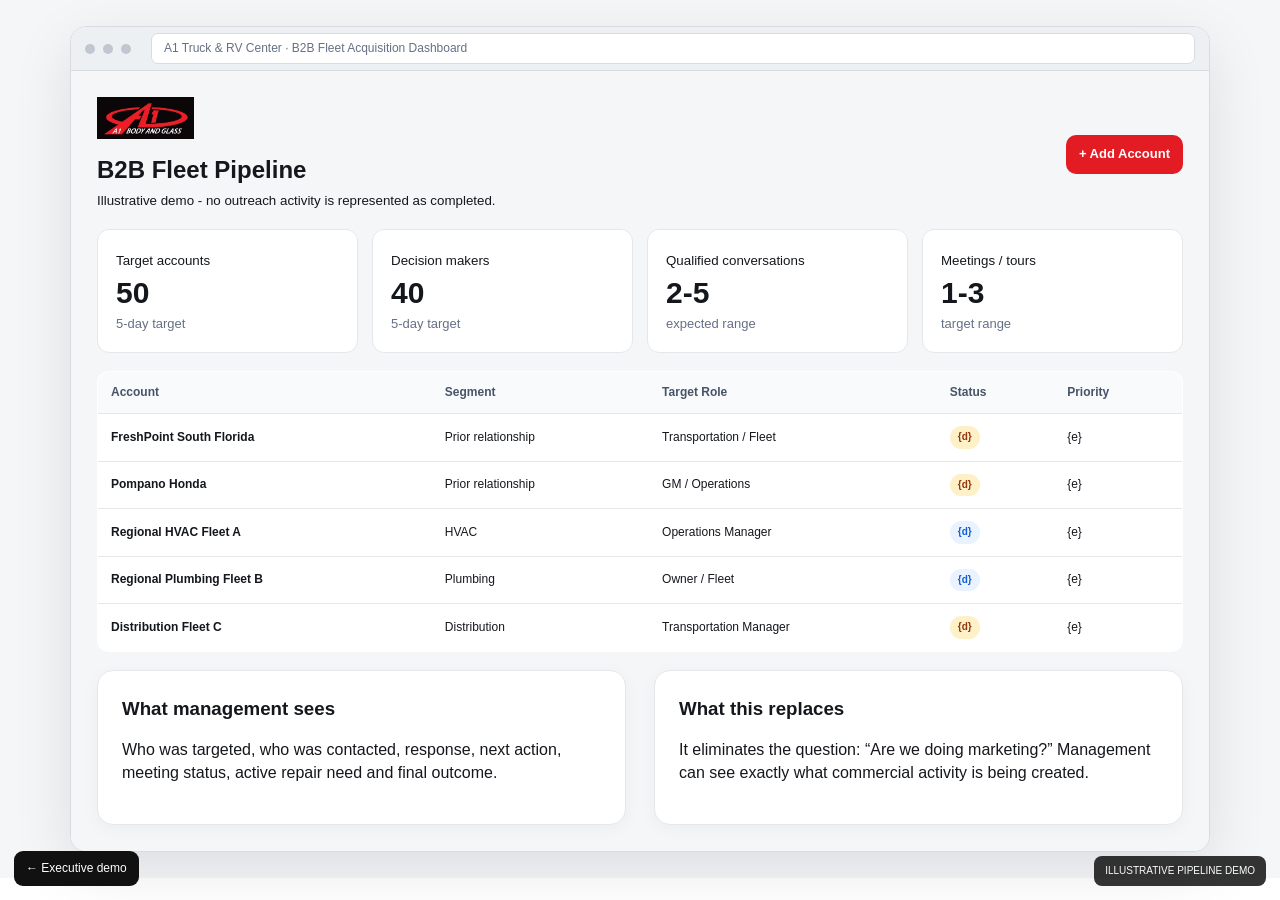
<file: A1_Truck_RV_B2B_5_Day_Executive_Demo/demos/dashboard.html>
<!doctype html><html lang="en"><head><meta charset="utf-8"><meta name="viewport" content="width=device-width,initial-scale=1"><meta name="robots" content="noindex,nofollow"><title>B2B Pipeline Demo | A1 Truck &amp; RV Center</title><link rel="stylesheet" href="../styles.css"></head><body><div class="dashboard"><div class="browser"><div class="browserbar"><i></i><i></i><i></i><div class="url">A1 Truck & RV Center · B2B Fleet Acquisition Dashboard</div></div><div class="dashboard"><div class="dash-head"><div><img src="../assets/a1_logo.webp" style="height:42px"><h2 style="margin:8px 0 0">B2B Fleet Pipeline</h2><small>Illustrative demo - no outreach activity is represented as completed.</small></div><span class="btn red small">+ Add Account</span></div><div class="dash-cards"><div class="dash-card"><small>Target accounts</small><br><b>50</b><div class="caption">5-day target</div></div><div class="dash-card"><small>Decision makers</small><br><b>40</b><div class="caption">5-day target</div></div><div class="dash-card"><small>Qualified conversations</small><br><b>2-5</b><div class="caption">expected range</div></div><div class="dash-card"><small>Meetings / tours</small><br><b>1-3</b><div class="caption">target range</div></div></div><table class="table"><thead><tr><th>Account</th><th>Segment</th><th>Target Role</th><th>Status</th><th>Priority</th></tr></thead><tbody><tr><td><b>FreshPoint South Florida</b></td><td>Prior relationship</td><td>Transportation / Fleet</td><td><span class="pill p-gold">{d}</span></td><td>{e}</td></tr><tr><td><b>Pompano Honda</b></td><td>Prior relationship</td><td>GM / Operations</td><td><span class="pill p-gold">{d}</span></td><td>{e}</td></tr><tr><td><b>Regional HVAC Fleet A</b></td><td>HVAC</td><td>Operations Manager</td><td><span class="pill p-blue">{d}</span></td><td>{e}</td></tr><tr><td><b>Regional Plumbing Fleet B</b></td><td>Plumbing</td><td>Owner / Fleet</td><td><span class="pill p-blue">{d}</span></td><td>{e}</td></tr><tr><td><b>Distribution Fleet C</b></td><td>Distribution</td><td>Transportation Manager</td><td><span class="pill p-gold">{d}</span></td><td>{e}</td></tr></tbody></table><div class="grid2" style="margin-top:18px"><div class="card"><h3>What management sees</h3><p>Who was targeted, who was contacted, response, next action, meeting status, active repair need and final outcome.</p></div><div class="card"><h3>What this replaces</h3><p>It eliminates the question: “Are we doing marketing?” Management can see exactly what commercial activity is being created.</p></div></div></div></div></div><a class="back" href="../START_HERE.html">← Executive demo</a><div class="private">ILLUSTRATIVE PIPELINE DEMO</div></body></html>
</file>
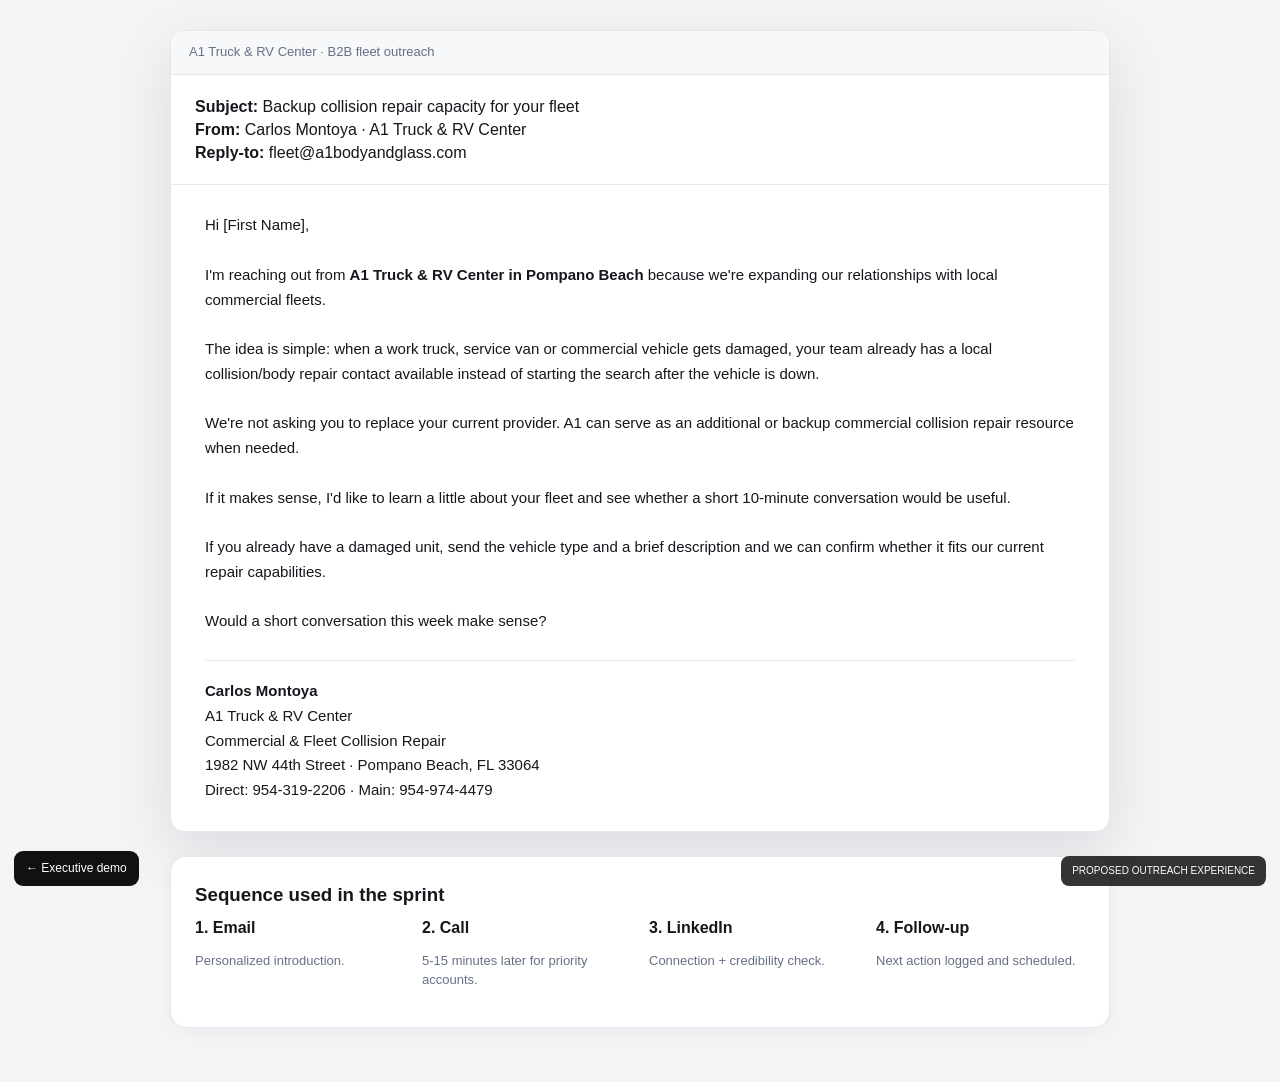
<file: A1_Truck_RV_B2B_5_Day_Executive_Demo/demos/email.html>
<!doctype html><html lang="en"><head><meta charset="utf-8"><meta name="viewport" content="width=device-width,initial-scale=1"><meta name="robots" content="noindex,nofollow"><title>B2B Email Demo | A1 Truck &amp; RV Center</title><link rel="stylesheet" href="../styles.css"></head><body><div class="mock-shell"><div class="email-window"><div class="email-toolbar">A1 Truck & RV Center · B2B fleet outreach</div><div class="email-meta"><b>Subject:</b> Backup collision repair capacity for your fleet<br><b>From:</b> Carlos Montoya · A1 Truck & RV Center<br><b>Reply-to:</b> fleet@a1bodyandglass.com</div><div class="email-content">Hi [First Name],<br><br>I'm reaching out from <b>A1 Truck & RV Center in Pompano Beach</b> because we're expanding our relationships with local commercial fleets.<br><br>The idea is simple: when a work truck, service van or commercial vehicle gets damaged, your team already has a local collision/body repair contact available instead of starting the search after the vehicle is down.<br><br>We're not asking you to replace your current provider. A1 can serve as an additional or backup commercial collision repair resource when needed.<br><br>If it makes sense, I'd like to learn a little about your fleet and see whether a short 10-minute conversation would be useful.<br><br>If you already have a damaged unit, send the vehicle type and a brief description and we can confirm whether it fits our current repair capabilities.<br><br>Would a short conversation this week make sense?<div class="sig"><b>Carlos Montoya</b><br>A1 Truck & RV Center<br>Commercial & Fleet Collision Repair<br>1982 NW 44th Street · Pompano Beach, FL 33064<br>Direct: 954-319-2206 · Main: 954-974-4479</div></div></div><div class="card" style="max-width:940px;margin:24px auto"><h3>Sequence used in the sprint</h3><div class="grid4"><div><b>1. Email</b><p class="caption">Personalized introduction.</p></div><div><b>2. Call</b><p class="caption">5-15 minutes later for priority accounts.</p></div><div><b>3. LinkedIn</b><p class="caption">Connection + credibility check.</p></div><div><b>4. Follow-up</b><p class="caption">Next action logged and scheduled.</p></div></div></div></div><a class="back" href="../START_HERE.html">← Executive demo</a><div class="private">PROPOSED OUTREACH EXPERIENCE</div></body></html>
</file>
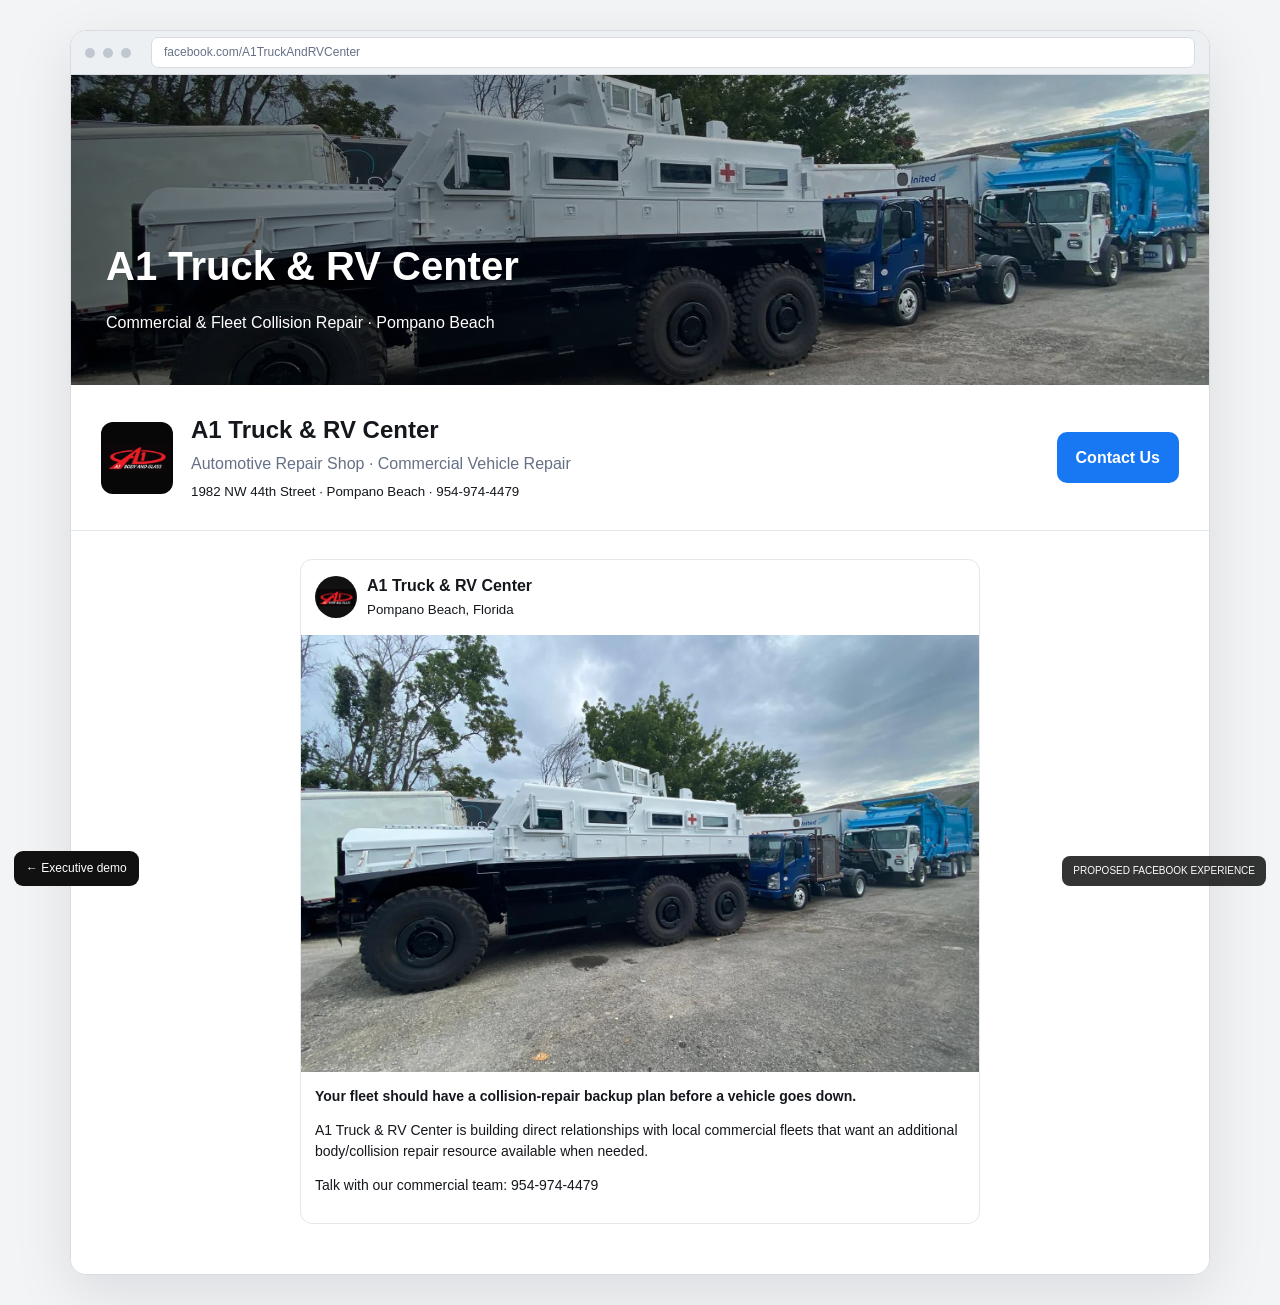
<file: A1_Truck_RV_B2B_5_Day_Executive_Demo/demos/facebook.html>
<!doctype html><html lang="en"><head><meta charset="utf-8"><meta name="viewport" content="width=device-width,initial-scale=1"><meta name="robots" content="noindex,nofollow"><title>Facebook Demo | A1 Truck &amp; RV Center</title><link rel="stylesheet" href="../styles.css"></head><body><div class="mock-shell"><div class="browser"><div class="browserbar"><i></i><i></i><i></i><div class="url">facebook.com/A1TruckAndRVCenter</div></div><div class="cover"><img src="../assets/fleet_3.webp"><div class="cover-text"><h1>A1 Truck & RV Center</h1><p>Commercial & Fleet Collision Repair · Pompano Beach</p></div></div><div class="social-header"><div class="profile-row"><div class="avatar"><img src="../assets/a1_logo.webp"></div><div><h2 style="margin:0">A1 Truck & RV Center</h2><p style="margin:4px 0;color:#667085">Automotive Repair Shop · Commercial Vehicle Repair</p><small>1982 NW 44th Street · Pompano Beach · 954-974-4479</small></div><div style="margin-left:auto"><span class="btn" style="background:#1877f2;color:#fff">Contact Us</span></div></div></div><div class="social-body"><div class="social-post"><div class="post-head"><div class="av"><img src="../assets/a1_logo.webp"></div><div><b>A1 Truck & RV Center</b><br><small>Pompano Beach, Florida</small></div></div><img class="post-img" src="../assets/fleet_3.webp"><div class="post-copy"><b>Your fleet should have a collision-repair backup plan before a vehicle goes down.</b><p>A1 Truck & RV Center is building direct relationships with local commercial fleets that want an additional body/collision repair resource available when needed.</p><p>Talk with our commercial team: 954-974-4479</p></div></div></div></div></div><a class="back" href="../START_HERE.html">← Executive demo</a><div class="private">PROPOSED FACEBOOK EXPERIENCE</div></body></html>
</file>
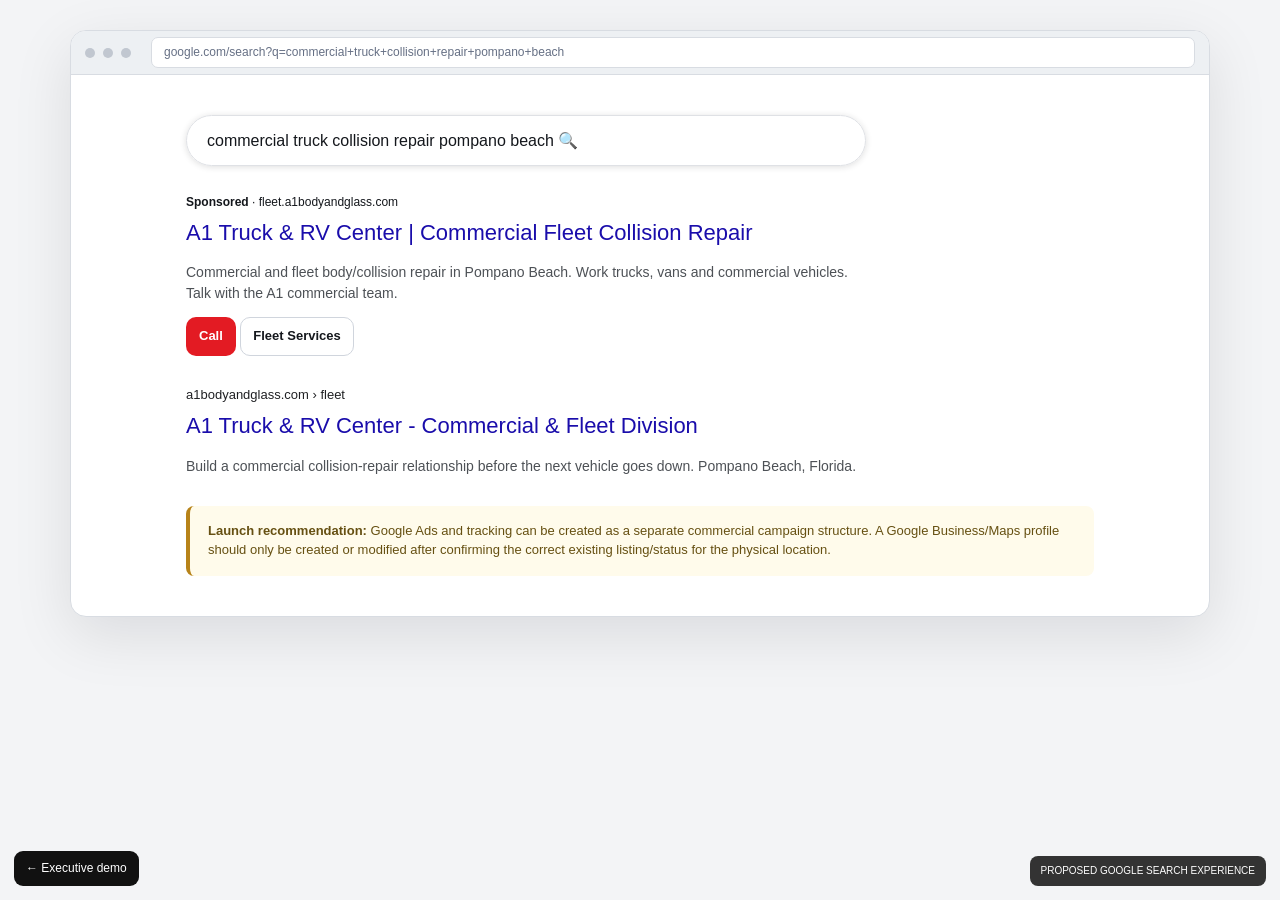
<file: A1_Truck_RV_B2B_5_Day_Executive_Demo/demos/google.html>
<!doctype html><html lang="en"><head><meta charset="utf-8"><meta name="viewport" content="width=device-width,initial-scale=1"><meta name="robots" content="noindex,nofollow"><title>Google Demo | A1 Truck &amp; RV Center</title><link rel="stylesheet" href="../styles.css"></head><body><div class="mock-shell"><div class="browser"><div class="browserbar"><i></i><i></i><i></i><div class="url">google.com/search?q=commercial+truck+collision+repair+pompano+beach</div></div><div class="google-page"><div class="g-search">commercial truck collision repair pompano beach 🔍</div><div class="ad"><div class="sponsored"><b>Sponsored</b> · fleet.a1bodyandglass.com</div><h3>A1 Truck & RV Center | Commercial Fleet Collision Repair</h3><p>Commercial and fleet body/collision repair in Pompano Beach. Work trucks, vans and commercial vehicles. Talk with the A1 commercial team.</p><div><span class="btn red small">Call</span> <span class="btn light small">Fleet Services</span></div></div><div class="ad"><div class="urlgreen">a1bodyandglass.com › fleet</div><h3>A1 Truck & RV Center - Commercial & Fleet Division</h3><p>Build a commercial collision-repair relationship before the next vehicle goes down. Pompano Beach, Florida.</p></div><div class="note"><b>Launch recommendation:</b> Google Ads and tracking can be created as a separate commercial campaign structure. A Google Business/Maps profile should only be created or modified after confirming the correct existing listing/status for the physical location.</div></div></div></div><a class="back" href="../START_HERE.html">← Executive demo</a><div class="private">PROPOSED GOOGLE SEARCH EXPERIENCE</div></body></html>
</file>
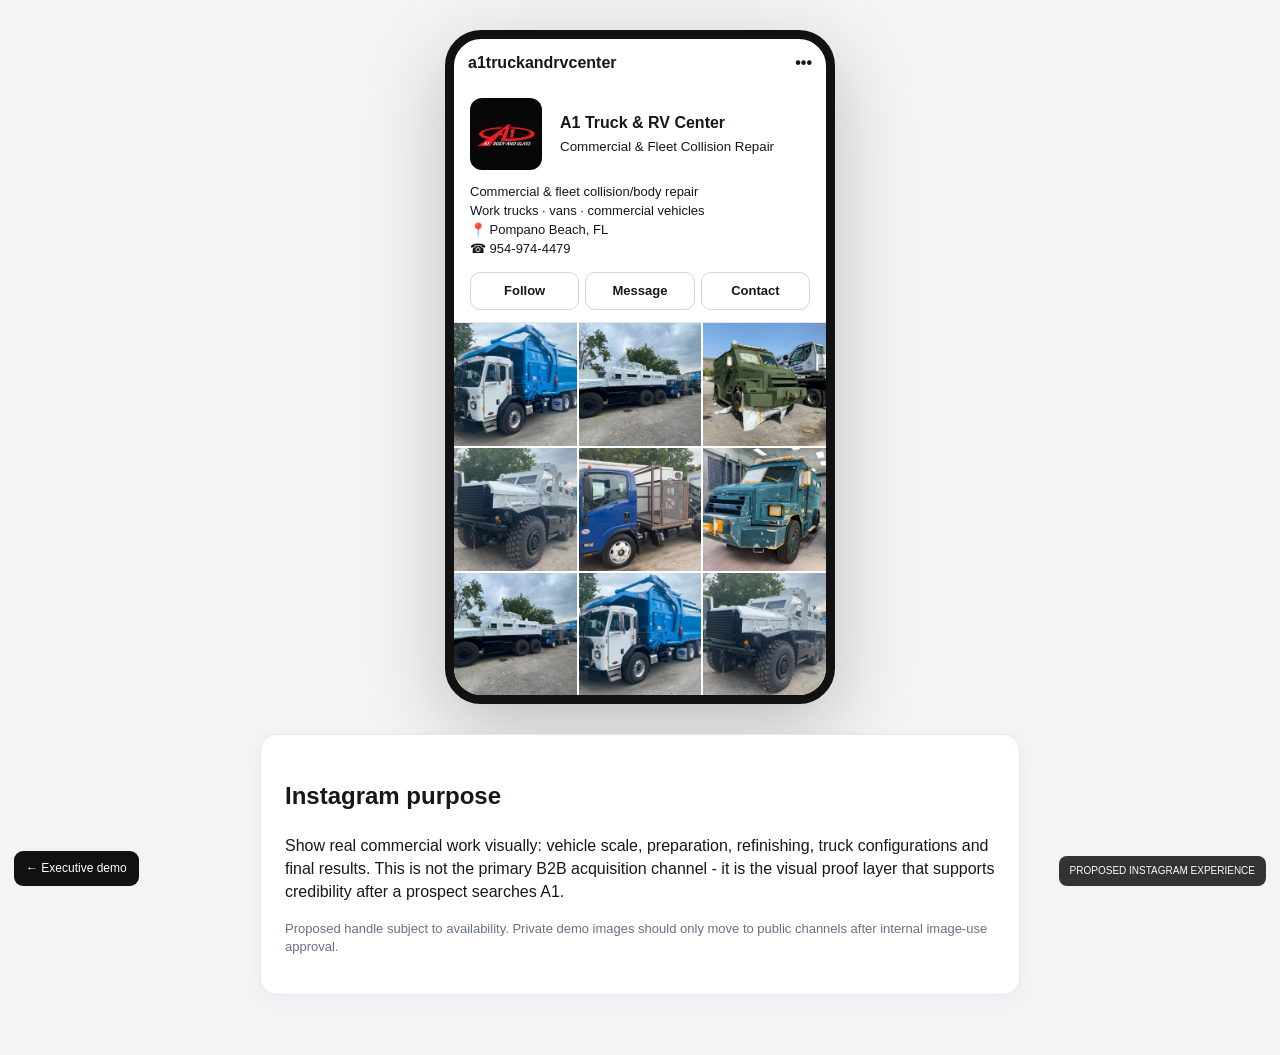
<file: A1_Truck_RV_B2B_5_Day_Executive_Demo/demos/instagram.html>
<!doctype html><html lang="en"><head><meta charset="utf-8"><meta name="viewport" content="width=device-width,initial-scale=1"><meta name="robots" content="noindex,nofollow"><title>Instagram Demo | A1 Truck &amp; RV Center</title><link rel="stylesheet" href="../styles.css"></head><body><div class="mock-shell"><div class="phone-frame"><div class="ig-top"><span>a1truckandrvcenter</span><span>•••</span></div><div class="ig-bio"><div class="profile-row"><div class="avatar"><img src="../assets/a1_logo.webp"></div><div><b>A1 Truck & RV Center</b><br><small>Commercial & Fleet Collision Repair</small></div></div><p style="font-size:13px">Commercial & fleet collision/body repair<br>Work trucks · vans · commercial vehicles<br>📍 Pompano Beach, FL<br>☎ 954-974-4479</p><div class="grid3" style="gap:6px"><span class="btn light small">Follow</span><span class="btn light small">Message</span><span class="btn light small">Contact</span></div></div><div class="ig-grid"><img src="../assets/fleet_4.webp"><img src="../assets/fleet_3.webp"><img src="../assets/fleet_2.webp"><img src="../assets/fleet_6.webp"><img src="../assets/fleet_5.webp"><img src="../assets/fleet_1.webp"><img src="../assets/fleet_3.webp"><img src="../assets/fleet_4.webp"><img src="../assets/fleet_6.webp"></div></div><div style="max-width:760px;margin:30px auto" class="card"><h2>Instagram purpose</h2><p>Show real commercial work visually: vehicle scale, preparation, refinishing, truck configurations and final results. This is not the primary B2B acquisition channel - it is the visual proof layer that supports credibility after a prospect searches A1.</p><p class="caption">Proposed handle subject to availability. Private demo images should only move to public channels after internal image-use approval.</p></div></div><a class="back" href="../START_HERE.html">← Executive demo</a><div class="private">PROPOSED INSTAGRAM EXPERIENCE</div></body></html>
</file>
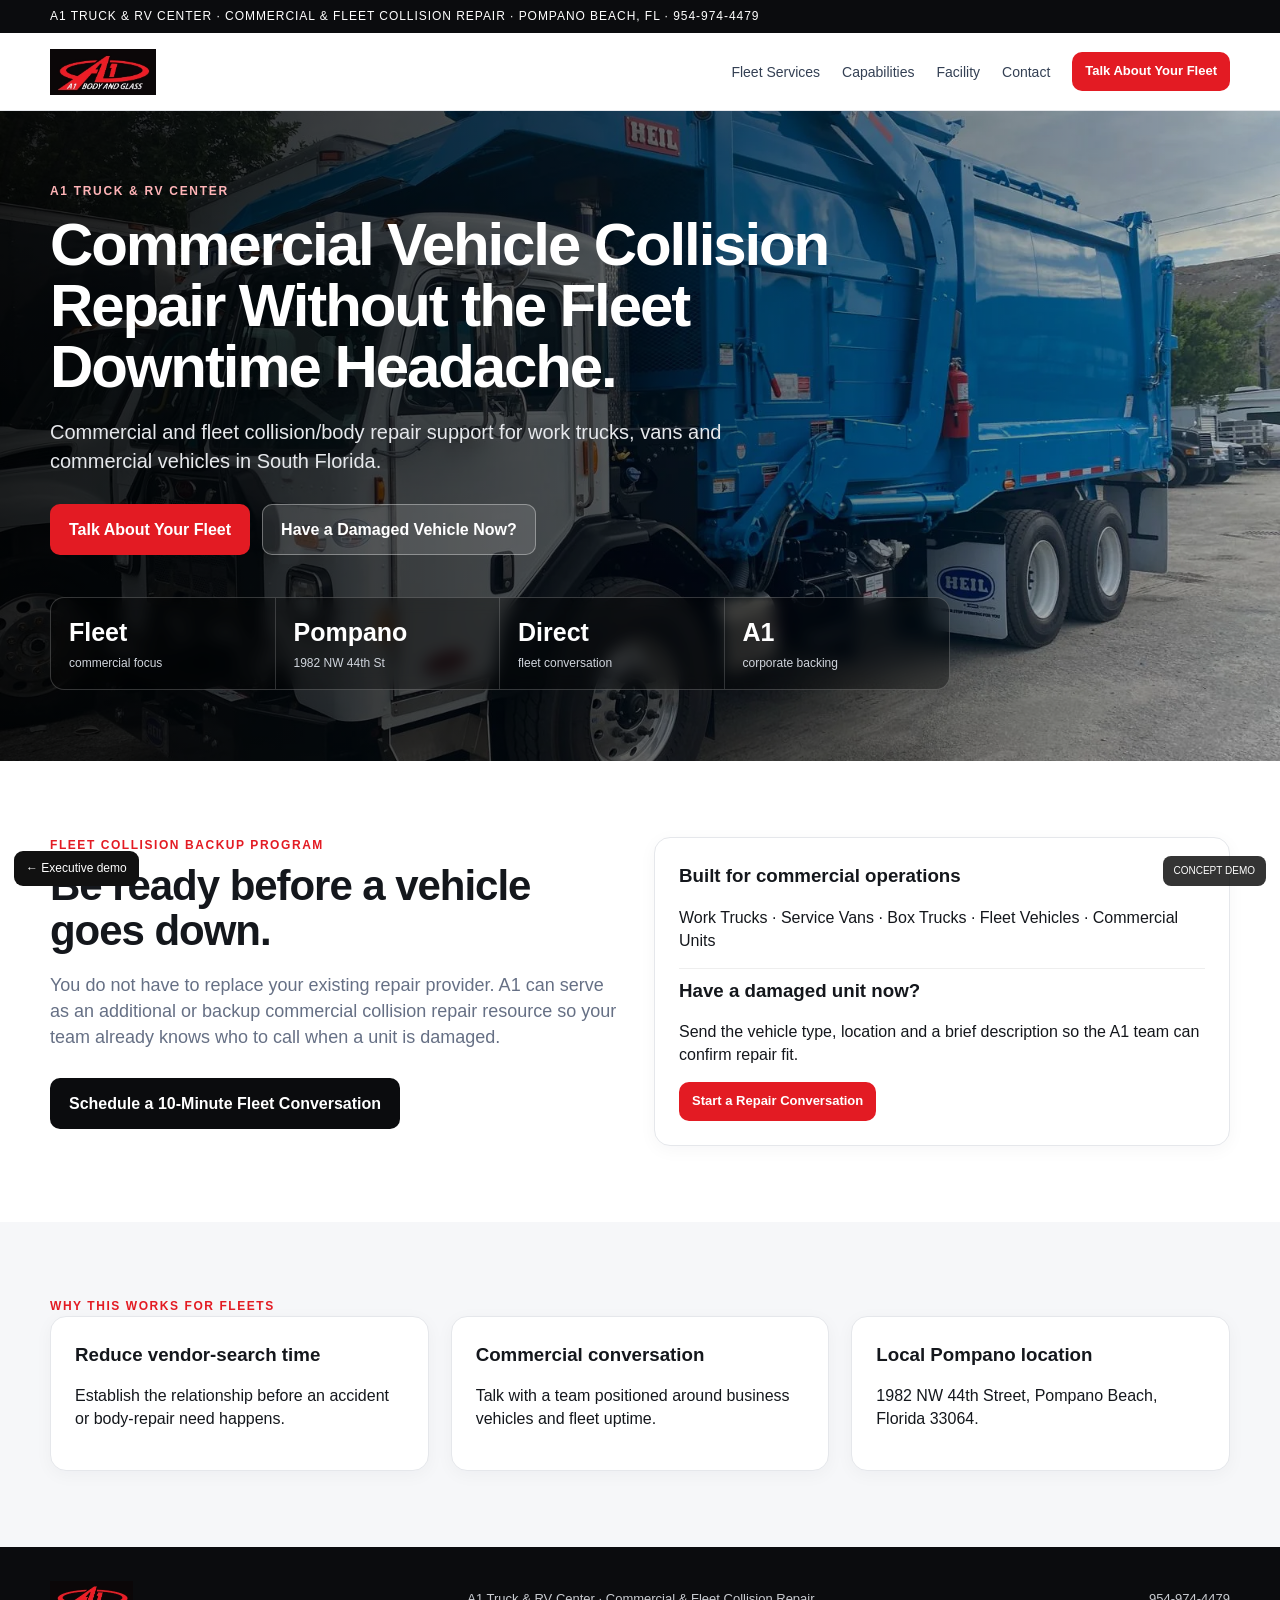
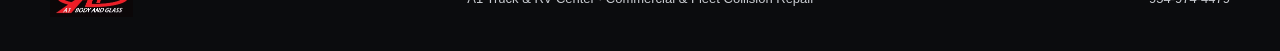
<file: A1_Truck_RV_B2B_5_Day_Executive_Demo/demos/landing.html>
<!doctype html><html lang="en"><head><meta charset="utf-8"><meta name="viewport" content="width=device-width,initial-scale=1"><meta name="robots" content="noindex,nofollow"><title>A1 Truck &amp; RV Center | Fleet Collision Repair</title><link rel="stylesheet" href="../styles.css"></head><body><div class="topbar"><div class="wrap">A1 Truck & RV Center · Commercial & Fleet Collision Repair · Pompano Beach, FL · 954-974-4479</div></div><div class="nav"><div class="wrap"><img class="logo" src="../assets/a1_logo.webp"><div class="navlinks"><a>Fleet Services</a><a>Capabilities</a><a>Facility</a><a>Contact</a><span class="btn red small">Talk About Your Fleet</span></div></div></div><section class="hero" style="min-height:650px"><div class="wrap"><div class="kicker">A1 Truck & RV Center</div><h1>Commercial Vehicle Collision Repair Without the Fleet Downtime Headache.</h1><p>Commercial and fleet collision/body repair support for work trucks, vans and commercial vehicles in South Florida.</p><div class="actions"><a class="btn red">Talk About Your Fleet</a><a class="btn light">Have a Damaged Vehicle Now?</a></div><div class="hero-strip"><div><b>Fleet</b><span>commercial focus</span></div><div><b>Pompano</b><span>1982 NW 44th St</span></div><div><b>Direct</b><span>fleet conversation</span></div><div><b>A1</b><span>corporate backing</span></div></div></div></section><section class="section"><div class="wrap"><div class="grid2"><div><div class="eyebrow">Fleet Collision Backup Program</div><h2 class="title">Be ready before a vehicle goes down.</h2><p class="lead">You do not have to replace your existing repair provider. A1 can serve as an additional or backup commercial collision repair resource so your team already knows who to call when a unit is damaged.</p><div class="actions"><a class="btn dark">Schedule a 10-Minute Fleet Conversation</a></div></div><div class="card"><h3>Built for commercial operations</h3><p>Work Trucks · Service Vans · Box Trucks · Fleet Vehicles · Commercial Units</p><hr style="border:0;border-top:1px solid #eee"><h3>Have a damaged unit now?</h3><p>Send the vehicle type, location and a brief description so the A1 team can confirm repair fit.</p><a class="btn red small">Start a Repair Conversation</a></div></div></div></section><section class="section soft"><div class="wrap"><div class="eyebrow">Why this works for fleets</div><div class="grid3"><div class="card"><h3>Reduce vendor-search time</h3><p>Establish the relationship before an accident or body-repair need happens.</p></div><div class="card"><h3>Commercial conversation</h3><p>Talk with a team positioned around business vehicles and fleet uptime.</p></div><div class="card"><h3>Local Pompano location</h3><p>1982 NW 44th Street, Pompano Beach, Florida 33064.</p></div></div></div></section><footer class="footer"><div class="wrap"><img class="logo" src="../assets/a1_logo.webp"><div>A1 Truck & RV Center · Commercial & Fleet Collision Repair</div><div>954-974-4479</div></div></footer><a class="back" href="../START_HERE.html">← Executive demo</a><div class="private">CONCEPT DEMO</div></body></html>
</file>
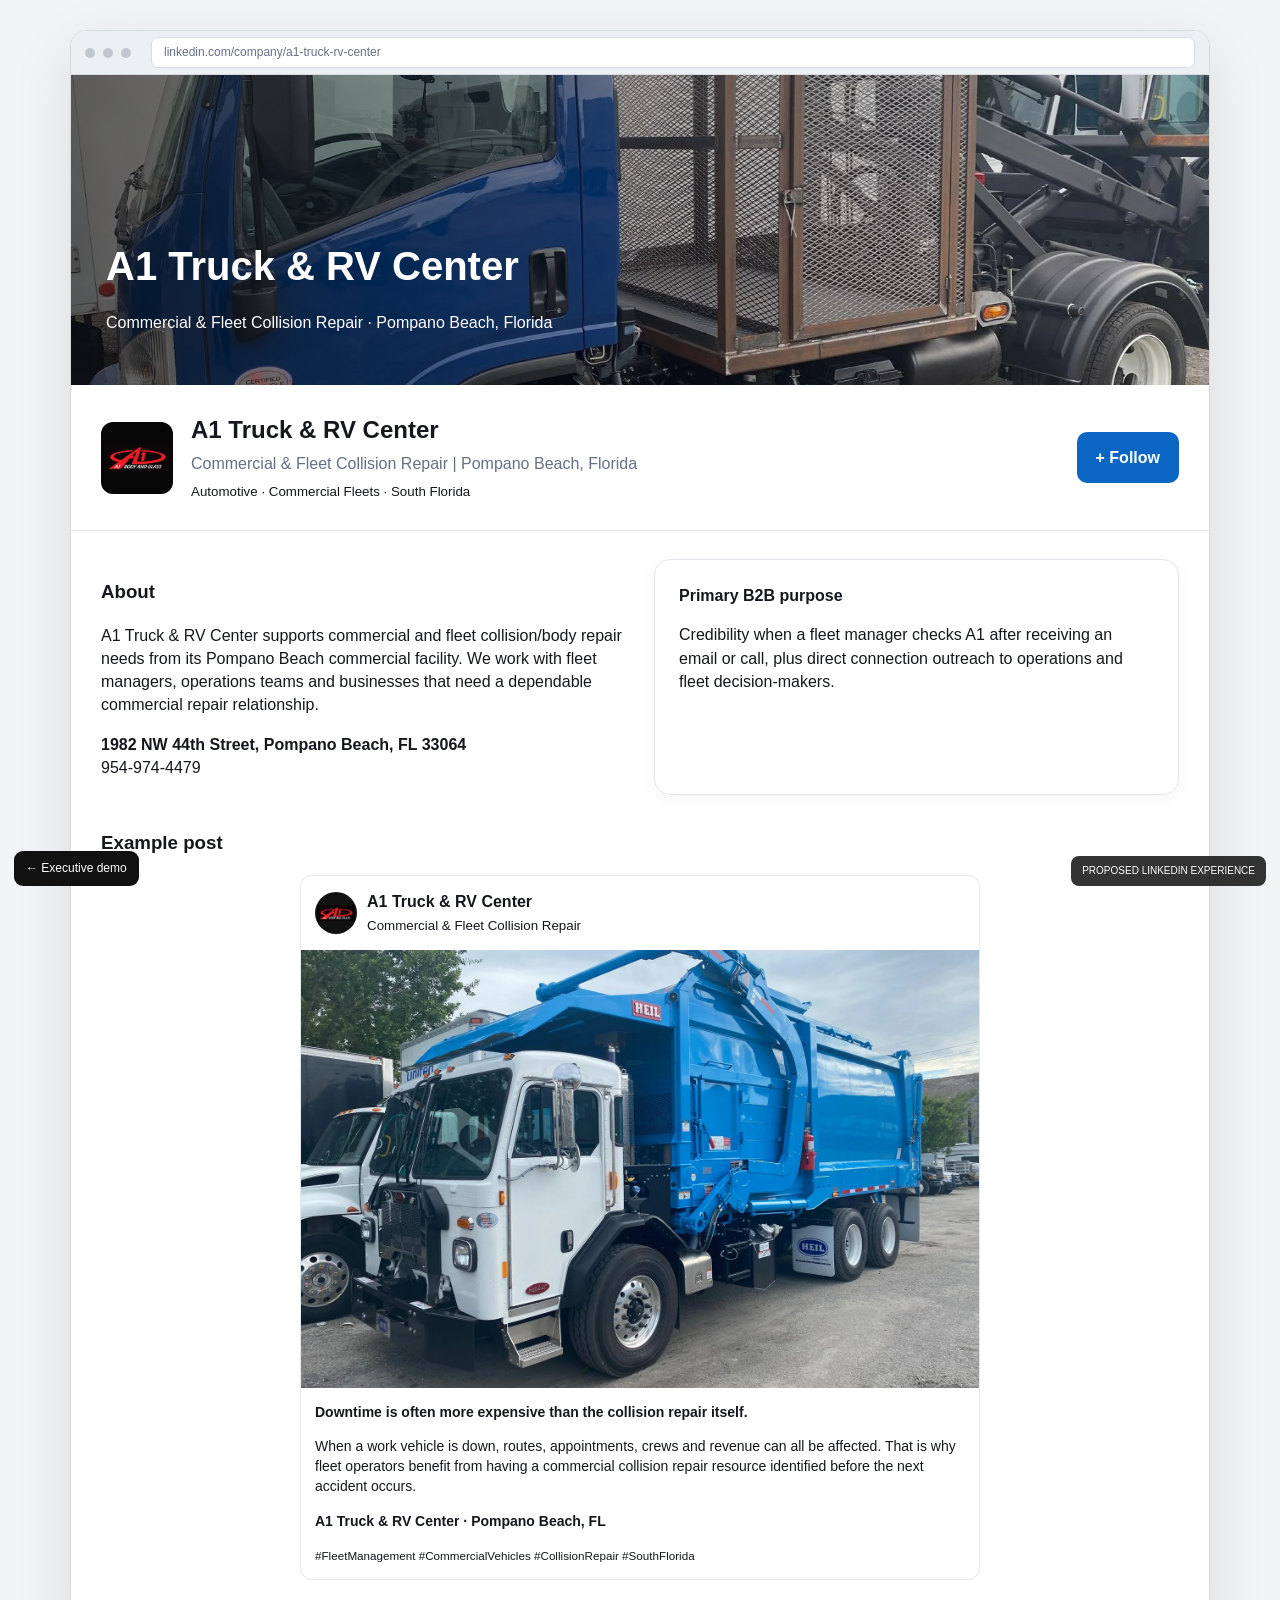
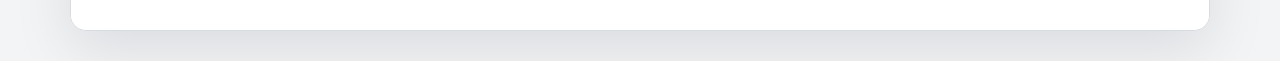
<file: A1_Truck_RV_B2B_5_Day_Executive_Demo/demos/linkedin.html>
<!doctype html><html lang="en"><head><meta charset="utf-8"><meta name="viewport" content="width=device-width,initial-scale=1"><meta name="robots" content="noindex,nofollow"><title>LinkedIn Demo | A1 Truck &amp; RV Center</title><link rel="stylesheet" href="../styles.css"></head><body><div class="mock-shell"><div class="browser"><div class="browserbar"><i></i><i></i><i></i><div class="url">linkedin.com/company/a1-truck-rv-center</div></div><div class="cover"><img src="../assets/fleet_5.webp"><div class="cover-text"><h1>A1 Truck & RV Center</h1><p>Commercial & Fleet Collision Repair · Pompano Beach, Florida</p></div></div><div class="social-header"><div class="profile-row"><div class="avatar"><img src="../assets/a1_logo.webp"></div><div><h2 style="margin:0">A1 Truck & RV Center</h2><p style="margin:4px 0;color:#667085">Commercial & Fleet Collision Repair | Pompano Beach, Florida</p><small>Automotive · Commercial Fleets · South Florida</small></div><div style="margin-left:auto"><span class="btn" style="background:#0a66c2;color:#fff">+ Follow</span></div></div></div><div class="social-body"><div class="grid2"><div><h3>About</h3><p>A1 Truck & RV Center supports commercial and fleet collision/body repair needs from its Pompano Beach commercial facility. We work with fleet managers, operations teams and businesses that need a dependable commercial repair relationship.</p><p><b>1982 NW 44th Street, Pompano Beach, FL 33064</b><br>954-974-4479</p></div><div class="card"><b>Primary B2B purpose</b><p>Credibility when a fleet manager checks A1 after receiving an email or call, plus direct connection outreach to operations and fleet decision-makers.</p></div></div><h3 style="margin-top:34px">Example post</h3><div class="social-post"><div class="post-head"><div class="av"><img src="../assets/a1_logo.webp"></div><div><b>A1 Truck & RV Center</b><br><small>Commercial & Fleet Collision Repair</small></div></div><img class="post-img" src="../assets/fleet_4.webp"><div class="post-copy"><b>Downtime is often more expensive than the collision repair itself.</b><p>When a work vehicle is down, routes, appointments, crews and revenue can all be affected. That is why fleet operators benefit from having a commercial collision repair resource identified before the next accident occurs.</p><p><b>A1 Truck & RV Center · Pompano Beach, FL</b></p><small>#FleetManagement #CommercialVehicles #CollisionRepair #SouthFlorida</small></div></div></div></div></div><a class="back" href="../START_HERE.html">← Executive demo</a><div class="private">PROPOSED LINKEDIN EXPERIENCE</div></body></html>
</file>
<file: A1_Truck_RV_B2B_5_Day_Executive_Demo/styles.css>
:root{--red:#e31b23;--red2:#b30e14;--black:#0b0c0e;--ink:#14171c;--muted:#667085;--line:#e5e7eb;--soft:#f6f7f9;--white:#fff;--green:#0f8b5f;--blue:#0a66c2;--gold:#b78319;--shadow:0 18px 60px rgba(10,14,22,.10)}
*{box-sizing:border-box}html{scroll-behavior:smooth}body{margin:0;font-family:Inter,ui-sans-serif,-apple-system,BlinkMacSystemFont,"Segoe UI",Arial,sans-serif;background:#fff;color:var(--ink);line-height:1.45}a{color:inherit}.wrap{width:min(1180px,calc(100% - 42px));margin:auto}.topbar{background:var(--black);color:#fff;padding:8px 0;font-size:12px;letter-spacing:.08em;text-transform:uppercase}.nav{height:78px;display:flex;align-items:center;justify-content:space-between;border-bottom:1px solid var(--line);background:#fff;position:sticky;top:0;z-index:20}.nav .wrap{display:flex;align-items:center;justify-content:space-between}.logo{height:46px}.navlinks{display:flex;gap:22px;align-items:center;font-size:14px}.navlinks a{text-decoration:none;color:#344054}.btn{display:inline-flex;align-items:center;justify-content:center;gap:8px;padding:13px 18px;border-radius:10px;text-decoration:none;font-weight:700;border:1px solid transparent;cursor:pointer}.btn.red{background:var(--red);color:#fff}.btn.dark{background:var(--black);color:#fff}.btn.light{background:#fff;color:var(--ink);border-color:#d0d5dd}.btn.small{padding:9px 12px;font-size:13px}.hero{position:relative;min-height:610px;background:#111;overflow:hidden;color:#fff;display:flex;align-items:center}.hero:before{content:"";position:absolute;inset:0;background:linear-gradient(90deg,rgba(0,0,0,.88) 0%,rgba(0,0,0,.65) 45%,rgba(0,0,0,.18) 100%),url('assets/fleet_4.webp') center/cover no-repeat}.hero .wrap{position:relative;z-index:2}.kicker{text-transform:uppercase;letter-spacing:.14em;font-size:12px;font-weight:800;color:#ffb4b7}.hero h1{font-size:60px;line-height:1.02;max-width:850px;margin:14px 0 18px;letter-spacing:-.035em}.hero p{font-size:20px;max-width:760px;color:#e6e8ec}.actions{display:flex;gap:12px;flex-wrap:wrap;margin-top:28px}.hero .btn.light{background:rgba(255,255,255,.12);border-color:rgba(255,255,255,.35);color:#fff}.hero-strip{margin-top:42px;display:grid;grid-template-columns:repeat(4,1fr);max-width:900px;border:1px solid rgba(255,255,255,.2);border-radius:14px;overflow:hidden;background:rgba(0,0,0,.32);backdrop-filter:blur(8px)}.hero-strip div{padding:16px 18px;border-right:1px solid rgba(255,255,255,.17)}.hero-strip div:last-child{border-right:0}.hero-strip b{font-size:25px;display:block}.hero-strip span{font-size:12px;color:#d0d5dd}.section{padding:76px 0}.section.soft{background:var(--soft)}.section.dark{background:var(--black);color:#fff}.eyebrow{font-size:12px;letter-spacing:.13em;text-transform:uppercase;font-weight:800;color:var(--red)}.section.dark .eyebrow{color:#ff9397}.title{font-size:42px;line-height:1.08;letter-spacing:-.025em;margin:8px 0 12px}.lead{font-size:18px;color:var(--muted);max-width:820px}.section.dark .lead{color:#cbd0d9}.grid2{display:grid;grid-template-columns:1fr 1fr;gap:28px}.grid3{display:grid;grid-template-columns:repeat(3,1fr);gap:22px}.grid4{display:grid;grid-template-columns:repeat(4,1fr);gap:18px}.card{background:#fff;border:1px solid var(--line);border-radius:16px;padding:24px;box-shadow:0 4px 18px rgba(15,23,42,.04)}.dark .card{background:#15171b;border-color:#2a2e35}.card h3{margin:0 0 8px}.metric{font-size:38px;font-weight:850;letter-spacing:-.04em}.metric.red{color:var(--red)}.metric.blue{color:var(--blue)}.metric.green{color:var(--green)}.metric small{font-size:14px;font-weight:600;color:var(--muted)}.caption{font-size:13px;color:var(--muted)}.dark .caption{color:#9aa2b1}.badge{display:inline-flex;padding:6px 9px;border-radius:999px;background:#fce8e9;color:#a70e14;font-size:11px;font-weight:800;letter-spacing:.04em;text-transform:uppercase}.timeline{display:grid;grid-template-columns:repeat(5,1fr);gap:12px;margin-top:30px}.day{border-top:5px solid var(--red);background:#fff;border-radius:12px;padding:18px;box-shadow:0 6px 25px rgba(15,23,42,.05);border-left:1px solid var(--line);border-right:1px solid var(--line);border-bottom:1px solid var(--line)}.day strong{font-size:22px}.day ul{padding-left:17px;margin:12px 0 0;font-size:13px;color:#475467}.funnel{display:grid;grid-template-columns:repeat(5,1fr);gap:8px;align-items:stretch;margin-top:28px}.funnel .step{padding:20px 14px;text-align:center;border-radius:12px;background:#fff;border:1px solid var(--line);position:relative}.funnel .step:not(:last-child):after{content:"→";position:absolute;right:-14px;top:50%;transform:translateY(-50%);z-index:3;background:#fff;border-radius:999px;width:25px;height:25px;line-height:22px;color:var(--red);font-weight:900}.funnel b{font-size:25px;display:block}.funnel span{font-size:12px;color:var(--muted)}.demo-grid{display:grid;grid-template-columns:repeat(3,1fr);gap:20px}.demo-card{border:1px solid var(--line);border-radius:18px;overflow:hidden;background:#fff;box-shadow:var(--shadow);transition:.2s}.demo-card:hover{transform:translateY(-3px)}.demo-card .thumb{height:230px;background:#f1f3f5;overflow:hidden}.demo-card .thumb img{width:100%;height:100%;object-fit:cover}.demo-card .body{padding:18px}.demo-card h3{margin:0 0 7px}.demo-card p{font-size:13px;color:var(--muted);min-height:54px}.status{display:flex;align-items:center;gap:8px;color:var(--green);font-weight:700;font-size:12px}.dot{width:8px;height:8px;border-radius:50%;background:var(--green)}.deliverables{display:grid;grid-template-columns:1fr 1fr;gap:14px}.deliver{display:flex;gap:14px;align-items:flex-start;padding:17px;border:1px solid var(--line);border-radius:12px;background:#fff}.num{width:30px;height:30px;border-radius:8px;background:#111;color:#fff;display:flex;align-items:center;justify-content:center;font-weight:800;flex:0 0 auto}.note{padding:16px 18px;border-left:4px solid var(--gold);background:#fffbeb;border-radius:8px;font-size:13px;color:#665012}.footer{background:#0b0c0e;color:#c9ccd1;padding:34px 0;font-size:13px}.footer .wrap{display:flex;align-items:center;justify-content:space-between;gap:30px}.footer .logo{height:36px}.private{position:fixed;right:14px;bottom:14px;background:#111;color:#fff;padding:8px 11px;border-radius:8px;font-size:10px;opacity:.85;z-index:99}.platform-chip{display:inline-flex;gap:8px;align-items:center;font-weight:800;font-size:13px;margin-bottom:12px}.icon{width:34px;height:34px;border-radius:9px;display:inline-flex;align-items:center;justify-content:center;color:white;font-weight:900}.li{background:#0a66c2}.ig{background:linear-gradient(135deg,#7d2ae8,#ff2c82,#ff9f1c)}.fb{background:#1877f2}.gg{background:#4285f4}.em{background:#111}.db{background:#0f8b5f}.mock-shell{background:#f3f4f6;padding:30px;min-height:100vh}.browser{max-width:1140px;margin:auto;background:#fff;border:1px solid #d8dce2;border-radius:16px;overflow:hidden;box-shadow:var(--shadow)}.browserbar{height:44px;background:#edf0f3;border-bottom:1px solid #d8dce2;display:flex;align-items:center;gap:8px;padding:0 14px}.browserbar i{width:10px;height:10px;border-radius:50%;background:#c1c7d0}.browserbar .url{margin-left:12px;background:#fff;border:1px solid #d8dce2;border-radius:7px;padding:6px 12px;flex:1;font-size:12px;color:#667085}.social-header{padding:28px 30px;border-bottom:1px solid var(--line)}.profile-row{display:flex;gap:18px;align-items:center}.avatar{width:72px;height:72px;border-radius:12px;background:#070707;display:flex;align-items:center;justify-content:center;overflow:hidden}.avatar img{width:92%;height:auto}.social-body{padding:28px 30px;background:#fff}.social-post{border:1px solid var(--line);border-radius:12px;overflow:hidden;max-width:680px;margin:0 auto 22px;background:#fff}.post-head{padding:14px;display:flex;align-items:center;gap:10px}.post-head .av{width:42px;height:42px;border-radius:50%;background:#111;display:flex;align-items:center;justify-content:center;overflow:hidden}.post-head .av img{width:90%}.post-img{width:100%;display:block;aspect-ratio:1.55/1;object-fit:cover}.post-copy{padding:14px;font-size:14px}.phone-frame{width:390px;max-width:100%;margin:auto;border:9px solid #111;border-radius:36px;overflow:hidden;background:#fff;box-shadow:0 25px 80px rgba(0,0,0,.22)}.ig-top{padding:12px 14px;font-weight:800;display:flex;justify-content:space-between}.ig-bio{padding:12px 16px;border-bottom:1px solid var(--line)}.ig-grid{display:grid;grid-template-columns:repeat(3,1fr);gap:2px}.ig-grid img{width:100%;aspect-ratio:1/1;object-fit:cover}.cover{height:310px;position:relative;overflow:hidden;background:#111}.cover img{width:100%;height:100%;object-fit:cover}.cover:after{content:"";position:absolute;inset:0;background:linear-gradient(90deg,rgba(0,0,0,.6),transparent)}.cover-text{position:absolute;z-index:3;left:35px;bottom:35px;color:#fff}.cover-text h1{margin:0;font-size:40px}.google-page{background:#fff;padding:40px 46px;max-width:1000px;margin:auto}.g-search{border:1px solid #dfe1e5;border-radius:30px;padding:13px 20px;max-width:680px;box-shadow:0 1px 6px rgba(32,33,36,.15);margin-bottom:28px}.ad{max-width:690px;margin-bottom:30px}.ad .sponsored{font-size:12px}.ad h3{font-size:22px;color:#1a0dab;font-weight:500;margin:5px 0}.ad .urlgreen{color:#202124;font-size:13px}.ad p{font-size:14px;color:#4d5156}.email-window{max-width:940px;margin:auto;background:#fff;border-radius:14px;border:1px solid var(--line);box-shadow:var(--shadow);overflow:hidden}.email-toolbar{background:#f7f8fa;padding:12px 18px;border-bottom:1px solid var(--line);font-size:13px;color:#667085}.email-meta{padding:20px 24px;border-bottom:1px solid var(--line)}.email-content{padding:28px 34px;font-size:15px;line-height:1.65}.sig{margin-top:26px;padding-top:18px;border-top:1px solid var(--line)}.dashboard{padding:26px;background:#f4f6f8}.dash-head{display:flex;justify-content:space-between;align-items:center;margin-bottom:18px}.dash-cards{display:grid;grid-template-columns:repeat(4,1fr);gap:14px;margin-bottom:18px}.dash-card{background:#fff;border:1px solid var(--line);padding:18px;border-radius:12px}.dash-card b{font-size:30px}.table{width:100%;border-collapse:collapse;background:#fff;border-radius:12px;overflow:hidden;border:1px solid var(--line)}.table th,.table td{padding:12px 13px;text-align:left;border-bottom:1px solid var(--line);font-size:12px}.table th{background:#f8fafc;color:#475467}.pill{padding:4px 8px;border-radius:999px;font-size:10px;font-weight:800;display:inline-block}.p-red{background:#fee4e2;color:#b42318}.p-blue{background:#e8f3ff;color:#175cd3}.p-green{background:#dcfae6;color:#067647}.p-gold{background:#fef0c7;color:#93370d}.back{position:fixed;left:14px;bottom:14px;background:#111;color:#fff;text-decoration:none;padding:9px 12px;border-radius:9px;font-size:12px;z-index:50}
@media(max-width:900px){.hero h1{font-size:43px}.grid4,.grid3,.timeline,.demo-grid{grid-template-columns:1fr 1fr}.grid2{grid-template-columns:1fr}.hero-strip{grid-template-columns:1fr 1fr}.funnel{grid-template-columns:1fr}.funnel .step:not(:last-child):after{content:"↓";right:auto;left:50%;top:auto;bottom:-17px;transform:translateX(-50%)}.deliverables{grid-template-columns:1fr}.navlinks{display:none}.dash-cards{grid-template-columns:1fr 1fr}}
@media(max-width:560px){.wrap{width:min(100% - 24px,1180px)}.hero h1{font-size:36px}.hero p{font-size:17px}.grid4,.grid3,.timeline,.demo-grid{grid-template-columns:1fr}.hero-strip{grid-template-columns:1fr 1fr}.title{font-size:34px}.footer .wrap{display:block}.dash-cards{grid-template-columns:1fr}}
@media print{.nav,.topbar,.private,.actions,.demo-card .btn,.back{display:none!important}.hero{min-height:650px;break-after:page}.section{padding:42px 0}.section.page{break-before:page}.demo-grid{grid-template-columns:repeat(2,1fr)}.demo-card{box-shadow:none}.timeline{grid-template-columns:repeat(5,1fr)}.footer{break-before:page}.wrap{width:92%}a{text-decoration:none}.card,.day,.deliver{break-inside:avoid}.section{break-inside:auto}}
</file>
